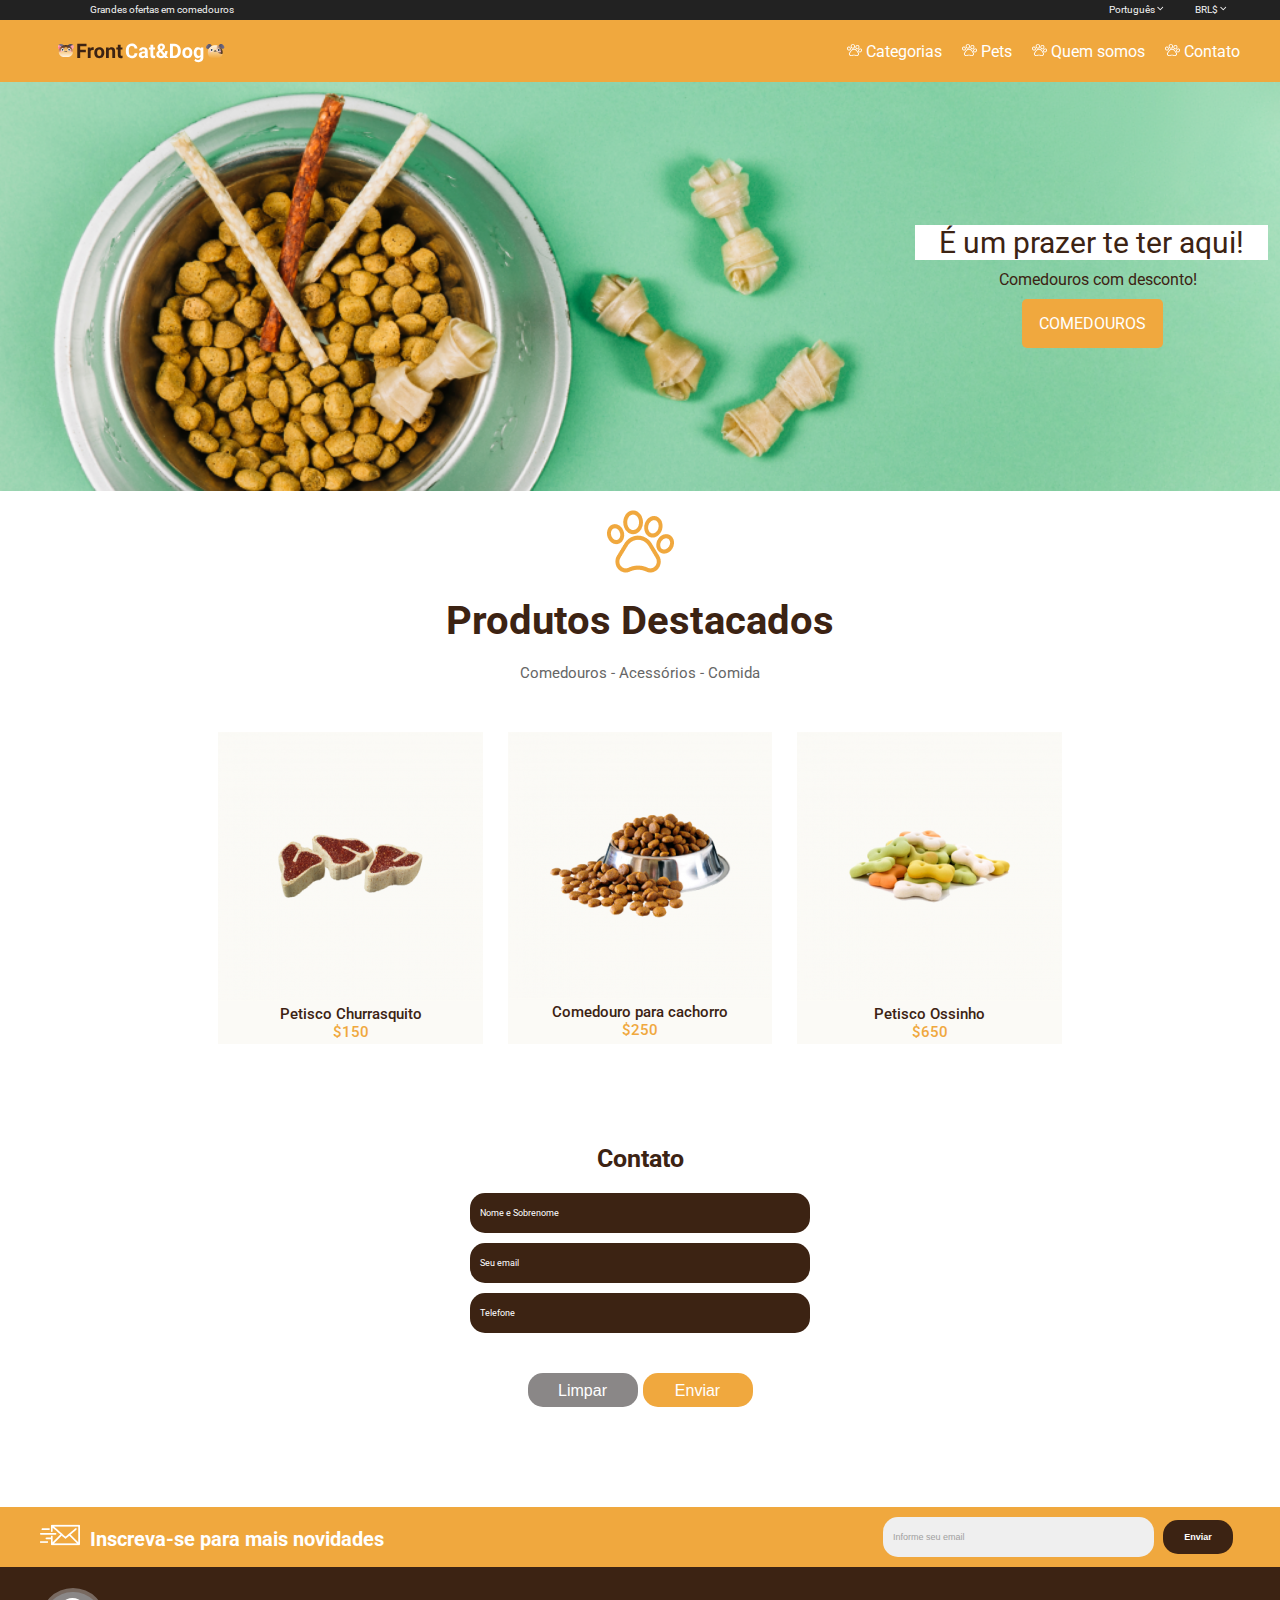
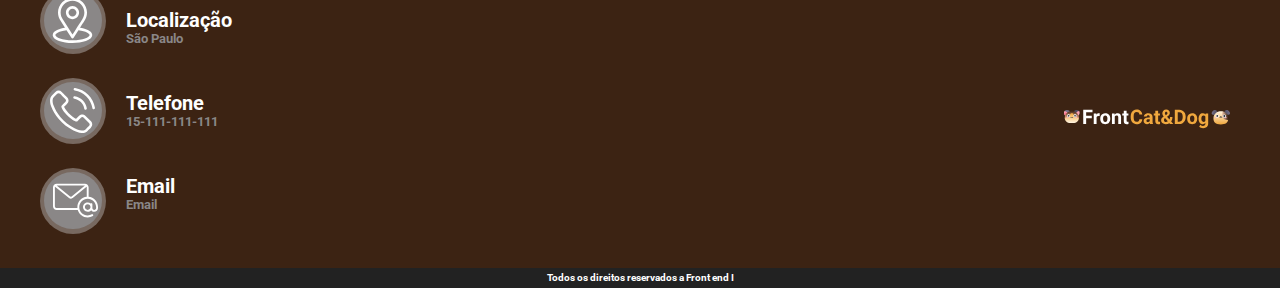
<file: Front-end/aula12/index.html>
<!DOCTYPE html>
<html lang="en">

<head>
    <meta charset="UTF-8">
    <meta http-equiv="X-UA-Compatible" content="IE=edge">
    <meta name="viewport" content="width=, initial-scale=1.0">
    <link rel="stylesheet" href="./style.css">
    <title>Document</title>
</head>
<body>
    <nav>
        <p class="top">Grandes ofertas em comedouros</p>
        <ul class="price">
            <li>Português<img src="./img/down (1).png"></li>
            <li>BRL$<img src="./img/down (2).png"></li>
        </ul>
    </nav>
    <header>
        <div class="logo">
            <img src="./img/Logo.svg">
        </div>
        <div>
            <ul class="menu">
                <li><img src="./img/pawprint 1svg.svg"> Categorias</li>
                <li><img src="./img/pawprint 1svg.svg"> Pets</li>
                <li> <img src="./img/pawprint 1svg.svg"> Quem somos</li>
                <li><img src="./img/pawprint 1svg.svg"> Contato</li>
            </ul>
        </div>
    </header>
    <main class="principal">
        <div class="slide">
            <div class="info-1">
                <p class="frase-1">É um prazer te ter aqui!</p>
                <p class="frase-2">Comedouros com desconto!</p>
            </div>

            <div class="info-2">COMEDOUROS</div>
        </div>
        <div class="produtos-cads">
            <div class="pata"><img src="./img/pawprint 5.png"></div>
            <div class="destaques">Produtos Destacados</div>
            <div class="links">Comedouros - Acessórios - Comida</div>
            <div class="cards">
                <div class="card1"><img src="./img/churrasquito.png" alt="">
                    <ul class="listcard1">
                        <li class="txtcard1">Petisco Churrasquito </li>
                        <li class="pricecard1"> $150</li>
                    </ul>
                </div>
                <div class="card2"><img src="./img/comedero.png" alt="">
                    <ul class="listcard2">
                        <li class="txtcard2">Comedouro para cachorro </li>
                        <li class="pricecard2">$250</li>
                    </ul>
                </div>
                <div class="card3"><img src="./img/Huesito.png" alt="">
                    <ul class="listcard3">
                        <li class="txtcard3">Petisco Ossinho</li>
                        <li class="pricecard3">$650</li>
                    </ul>
                </div>
            </div>
        </div>
    </main>
    <main class="segunda">
        <div>
            <p class="contato">Contato</p>
        </div>
        <div class="form">
            <P class="dados">Nome e Sobrenome </P>
        </div>
        <div class="form2">
            <P class="dados">Seu email</P>
        </div>
        <div class="form2">
            <P class="dados">Telefone </P>
        </div>
        <div class="buton">
            <button class="limpar">Limpar</button>
            <button class="enviar"> Enviar</button>
        </div>
        <div class="correio">
            <p class="group"><img class="img" src="./img/Group.png">Inscreva-se para mais novidades</p>
            <div class="envios">
                <button class="email">Informe seu email</button>
                <button class="ok">Enviar</button>
            </div>
        </div>
    </main>
    <footer>
        <div class="rodape">
                <div class="links-rodape">
                    <ul class="contato-rodape">
                        <li class="img-1"><img src="./img/Icono.svg" alt="">
                        </li>
                        <li class="img-1"><img src="./img/Icono (1).svg" alt="">
                        </li>
                        <li class="img-1"><img src="./img/Icono (2).svg" alt="">
                        </li>
                    </ul>
                    <ul class="text-rodape">
                        <li><h1>Localização</h1> <p>São Paulo</p>
                        </li>
                        <li><h1>Telefone</h1><p>15-111-111-111</p>
                        </li>
                        <li> <h1>Email</h1> <p>Email</p> 
                        </li>
                    </ul>
                </div>
            <img src="./img/Logo2.svg" alt="">
        </div>
        <div class="fim">
            <p>Todos os direitos reservados a Front end I</p>
        </div>
    </footer>
</body>
</html>
</file>
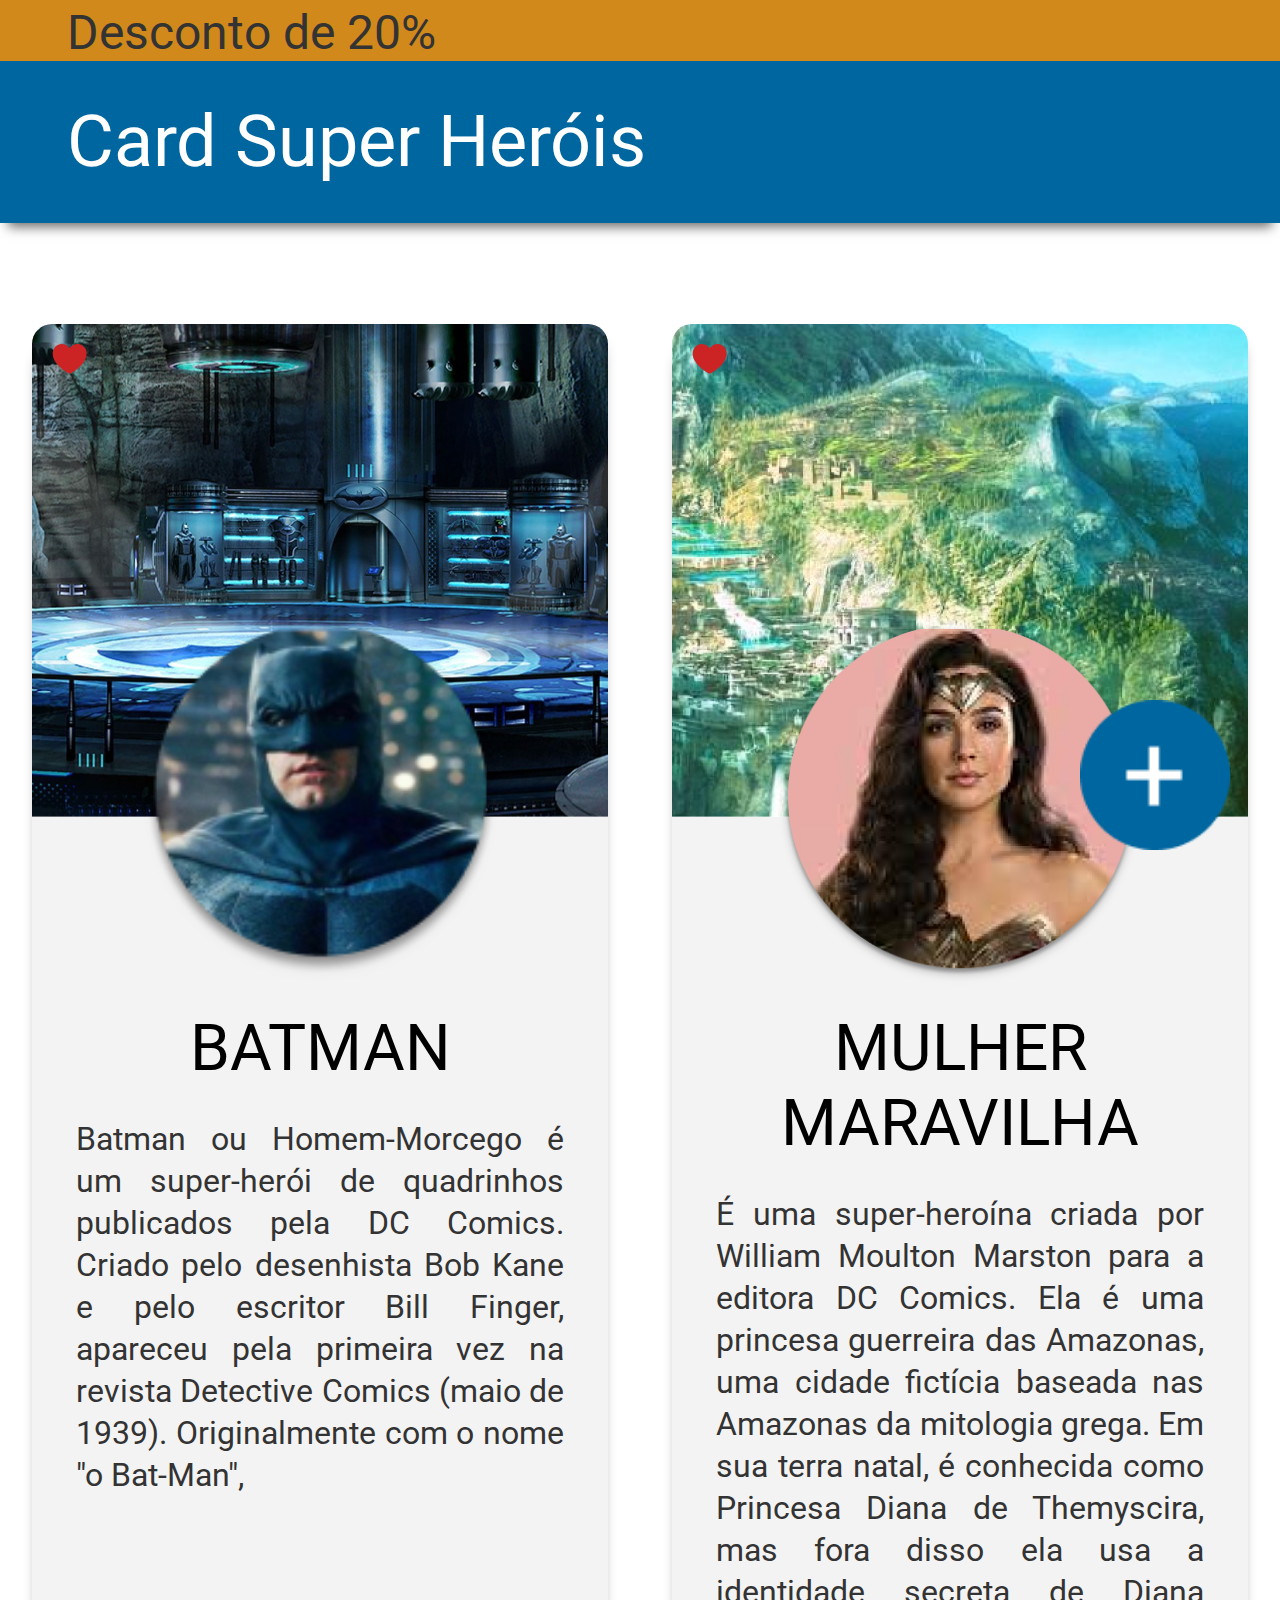
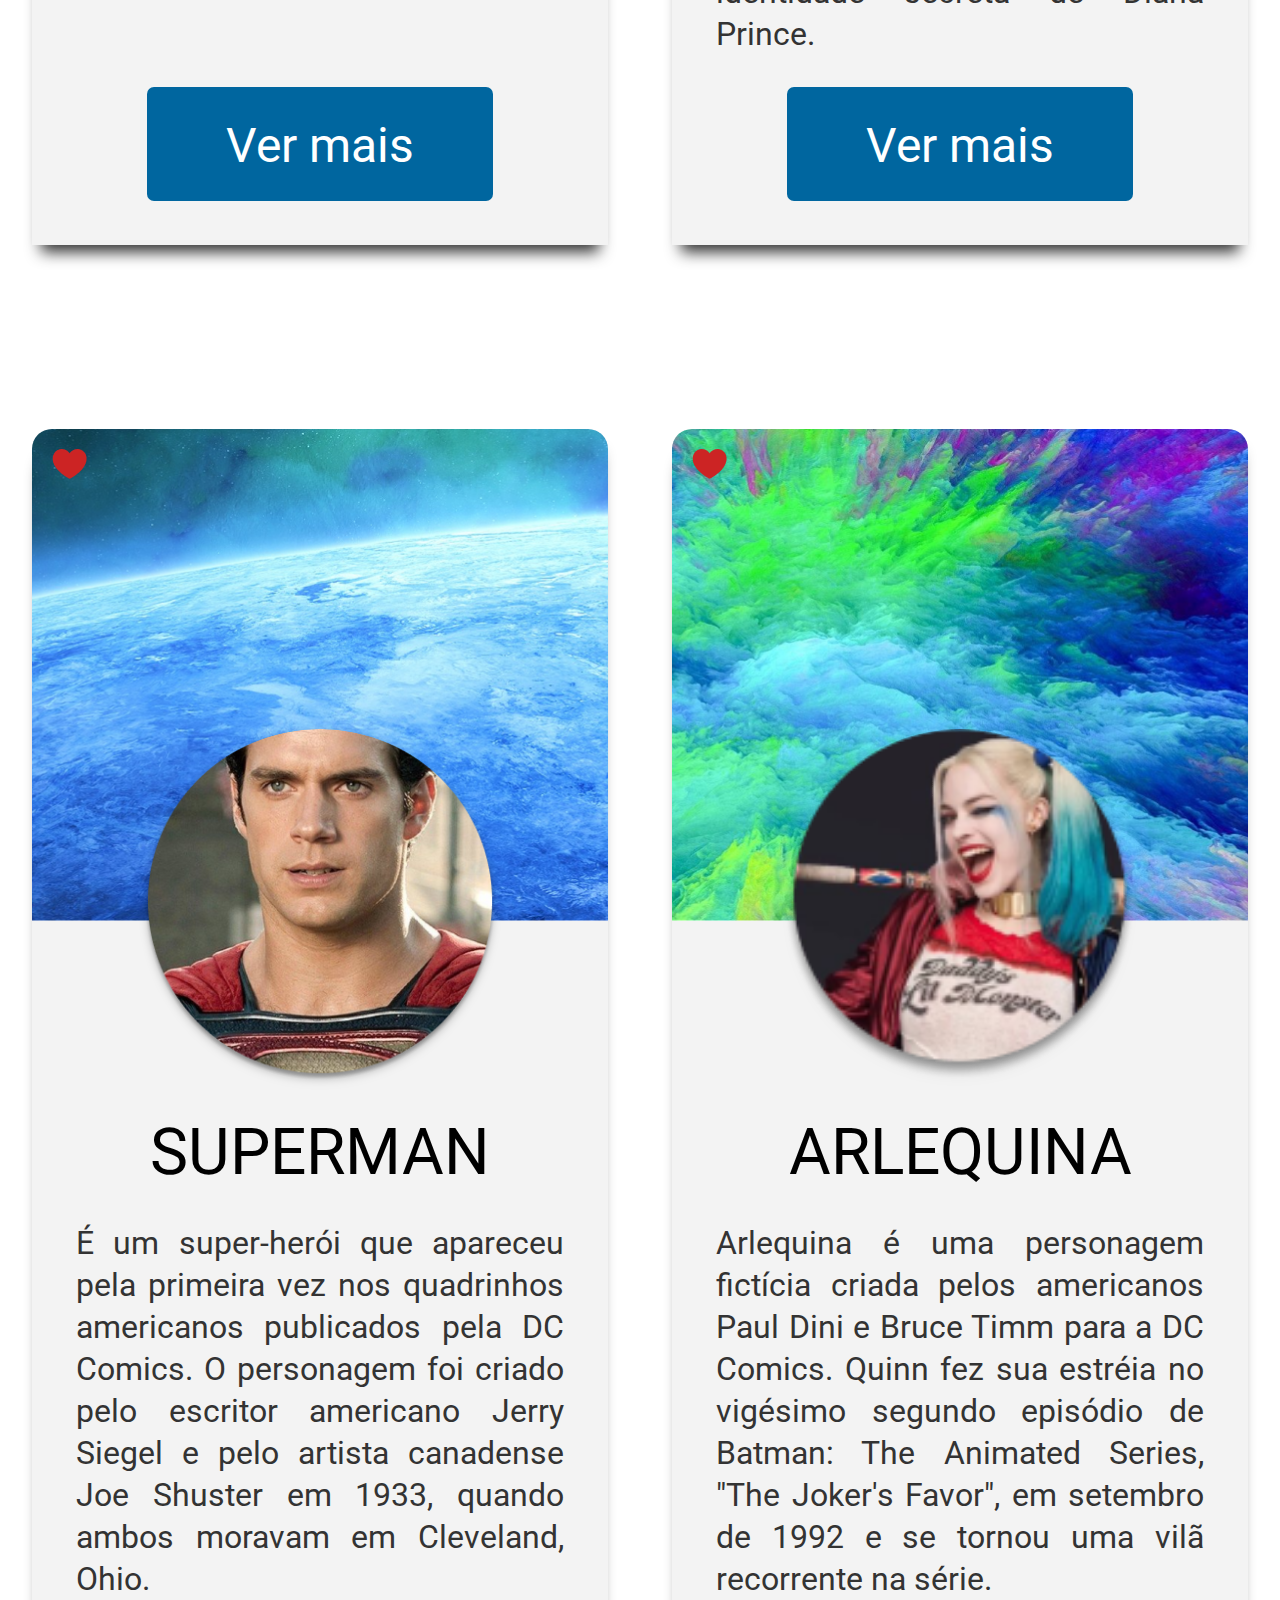
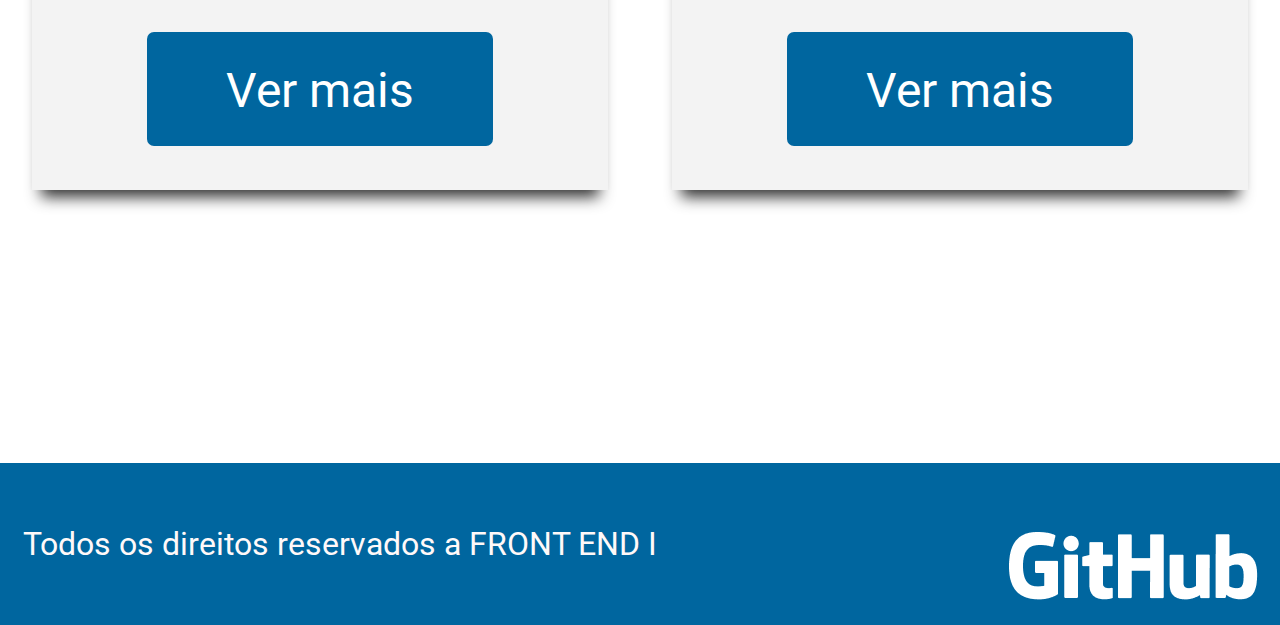
<file: Front-end/aula14/index.html>
<!DOCTYPE html>
<html lang="en">
  <head>
    <meta charset="UTF-8" />
    <meta http-equiv="X-UA-Compatible" content="IE=edge" />
    <link rel="stylesheet" href="./style.css" />
    <meta name="viewport" content="width=device-width, initial-scale=1.0" />

    <title>Document</title>
  </head>
  <body>
    <div class="container">
      <header>
        <div class="cabecalho">
          <div class="desconto">
            <p>Desconto de 20%</p>
          </div>
          <div class="title">
            <h>Card Super Heróis</h>
          </div>
        </div>
      </header>
      <main>
        <div class="card">
          <div class="card__card">
            <div class="card__background">
              <div class="card__background-b">
                <div class="card__background-radius">
                  <img src="img/batman.png" alt="" />
                </div>
                <div class="vector">
                  <img src="img/Vector.png" alt="" />
                </div>
              </div>
            </div>

            <div class="texto">
              <h2 class="titulo">BATMAN</h2>

              <p class="card__descricao">
                Batman ou Homem-Morcego é um super-herói de quadrinhos
                publicados pela DC Comics. Criado pelo desenhista Bob Kane e
                pelo escritor Bill Finger, apareceu pela primeira vez na revista
                Detective Comics (maio de 1939). Originalmente com o nome "o
                Bat-Man",
              </p>
              <button class="btn"><a href="#">Ver mais</a></button>
            </div>
          </div>

          <div class="card__card">
            <div class="card__background">
              <div class="card__background-m">
                <div class="card__background-radius">
                  <img src="img/maravilha.png" alt="" />
                </div>
                <div class="vector">
                  <img src="img/Vector.png" alt="" />
                </div>
              </div>
            </div>

            <div class="texto">
              <h2 class="titulo">MULHER MARAVILHA</h2>

              <p class="card__descricao">
                É uma super-heroína criada por William Moulton Marston para a
                editora DC Comics. Ela é uma princesa guerreira das Amazonas,
                uma cidade fictícia baseada nas Amazonas da mitologia grega. Em
                sua terra natal, é conhecida como Princesa Diana de Themyscira,
                mas fora disso ela usa a identidade secreta de Diana Prince.
              </p>
              <button class="btn"><a href="#">Ver mais</a></button>
            </div>
          </div>

          <div class="card__card">
            <div class="card__background">
              <div class="card__background-s">
                <div class="card__background-radius">
                  <img src="img/superman.png" alt="" />
                </div>
                <div class="vector">
                  <img src="img/Vector.png" alt="" />
                </div>
              </div>
            </div>

            <button class="elipse">
              <a href=""><img src="img/Button.png" alt="" /> </a>
            </button>

            <div class="texto">
              <h2 class="titulo">SUPERMAN</h2>

              <p class="card__descricao">
                É um super-herói que apareceu pela primeira vez nos quadrinhos
                americanos publicados pela DC Comics. O personagem foi criado
                pelo escritor americano Jerry Siegel e pelo artista canadense
                Joe Shuster em 1933, quando ambos moravam em Cleveland, Ohio.
              </p>
              <button class="btn"><a href="#">Ver mais</a></button>
            </div>
          </div>

          <div class="card__card">
            <div class="card__background">
              <div class="card__background-ar">
                <div class="card__background-radius">
                  <img src="img/arleq.png" alt="" />
                </div>
                <div class="vector"><img src="img/Vector.png" alt="" /></div>
              </div>
            </div>

            <div class="texto">
              <h2 class="titulo">ARLEQUINA</h2>

              <p class="card__descricao">
                Arlequina é uma personagem fictícia criada pelos americanos Paul
                Dini e Bruce Timm para a DC Comics. Quinn fez sua estréia no
                vigésimo segundo episódio de Batman: The Animated Series, "The
                Joker's Favor", em setembro de 1992 e se tornou uma vilã
                recorrente na série.
              </p>
              <button class="btn"><a href="#">Ver mais</a></button>
            </div>
          </div>
        </div>
      </main>
      <footer class="footer">
        <p>Todos os direitos reservados a FRONT END I</p>
        <a
          class="github"
          href="https://github.com/JulianaCRodrigues" target="_blank"
        >
          <img src="img/github.png" alt="endereço de github"/>
        </a>
      </footer>
    </div>
  </body>
</html>
</file>
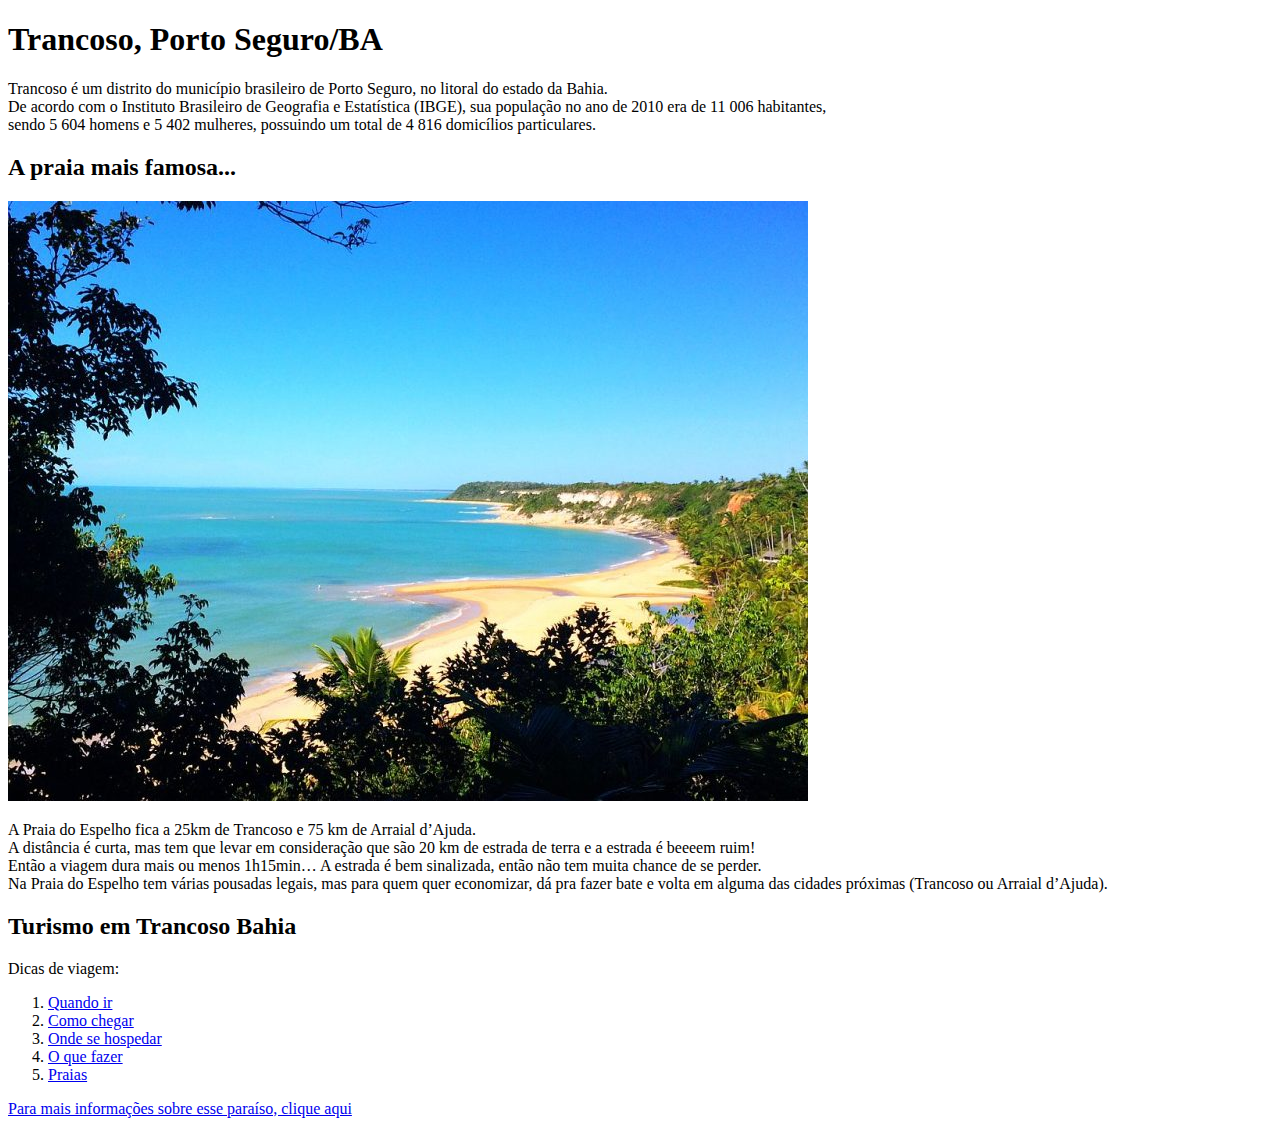
<file: Front-end/aula6/index.html>
<!DOCTYPE html> <!--diz para browser que é um arquivo html--> 
<html lang="pt-br"> 
<head>
    <meta charset="UTF-8">
    <meta http-equiv="X-UA-Compatible" content="IE=edge">
    <meta name="viewport" content="width=device-width, initial-scale=1.0">
    <title>Grupo 3</title>
</head>
<body>
    <h1>Trancoso, Porto Seguro/BA</h1>
    <p>
        Trancoso é um distrito do município brasileiro de Porto Seguro, no litoral do estado da Bahia.<br>
        De acordo com o Instituto Brasileiro de Geografia e Estatística (IBGE), sua população no ano de 2010 era de 11 006 habitantes,<br> 
        sendo 5 604 homens e 5 402 mulheres, possuindo um total de 4 816 domicílios particulares.
    </p>
    <h2>A praia mais famosa...</h2>
    <img src="./praia-do-espelho.jpg" alt="praia-do-espelho">
    <p>
        A Praia do Espelho fica a 25km de Trancoso e 75 km de Arraial d’Ajuda.<br> 
        A distância é curta, mas tem que levar em consideração que são 20 km de estrada de terra e a estrada é beeeem ruim!<br> 
        Então a viagem dura mais ou menos 1h15min… A estrada é bem sinalizada, então não tem muita chance de se perder. <br>
        Na Praia do Espelho tem várias pousadas legais, mas para quem quer economizar, dá pra fazer bate e volta em alguma das cidades próximas (Trancoso ou Arraial d’Ajuda).
    </p>

    <h2>Turismo em Trancoso Bahia</h2>

    Dicas de viagem:

    <ol>
        <li><a href="https://www.viagensecaminhos.com/2021/10/trancoso-bahia.html#quando%20ir" target="_blank">Quando ir</a></li>
        <li><a href="https://www.viagensecaminhos.com/2021/10/trancoso-bahia.html#como%20chegar" target="_blank">Como chegar</a></li>
        <li><a href="https://www.viagensecaminhos.com/2021/10/trancoso-bahia.html#onde%20ficar" target="_blank">Onde se hospedar</a></li>
        <li><a href="https://www.viagensecaminhos.com/2021/10/trancoso-bahia.html#o%20que%20fazer" target="_blank">O que fazer</a></li>
        <li><a href="https://www.viagensecaminhos.com/2021/10/trancoso-bahia.html#praias" target="_blank">Praias</a></li>
    </ol>
    
    <a href="https://www.viagensecaminhos.com/2021/10/trancoso-bahia.html" target="_blank">Para mais informações sobre esse paraíso, clique aqui</a>

</body>
</html>
</file>
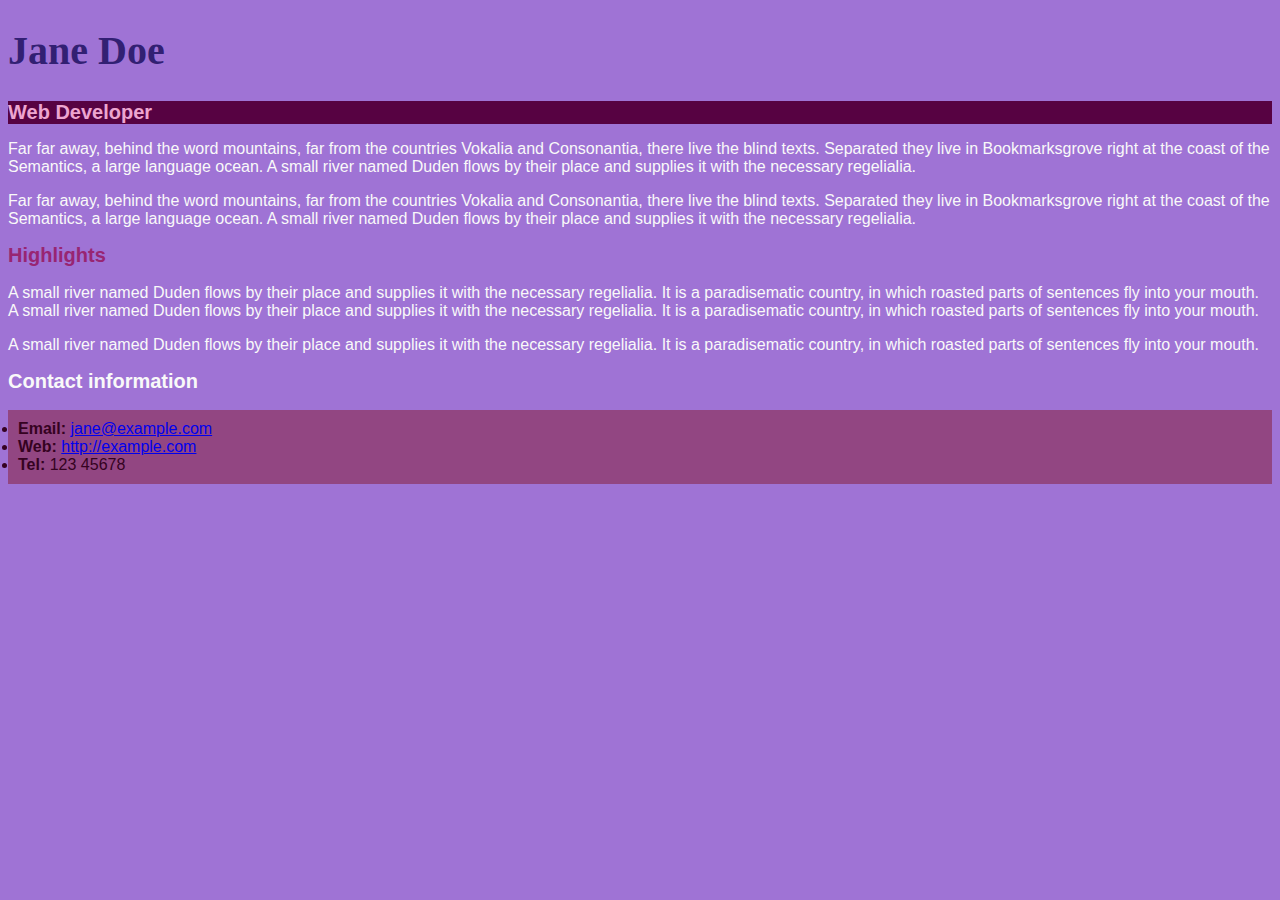
<file: Front-end/aula7/index.html>
<!DOCTYPE html>
<html lang="en">

  <head>
    <meta charset="utf-8">
    <title>Jane Doe</title>

    <link rel="stylesheet" href="./styles.css">
  </head>

  <body>
    <header>
      <h1>Jane Doe</h1>
      <div class="job-title">Web Developer</div>
    </header>

    <main>
      <p>Far far away, behind the word mountains, far from the countries Vokalia and Consonantia, 
        there live the blind texts. Separated they live in Bookmarksgrove right at the coast of 
        the Semantics, a large language ocean. A small river named Duden flows by their place and 
        supplies it with the necessary regelialia.</p>
      <p>Far far away, behind the word mountains, far from the countries Vokalia and Consonantia, 
        there live the blind texts. Separated they live in Bookmarksgrove right at the coast of 
        the Semantics, a large language ocean. A small river named Duden flows by their place and 
        supplies it with the necessary regelialia.</p>

      <h2 id="high">Highlights</h2>
      <p>A small river named Duden flows by their place and supplies it with the necessary regelialia. 
        It is a paradisematic country, in which roasted parts of sentences fly into your mouth. 
        A small river named Duden flows by their place and supplies it with the necessary regelialia. 
        It is a paradisematic country, in which roasted parts of sentences fly into your mouth.</p>
      <p>A small river named Duden flows by their place and supplies it with the necessary regelialia. 
        It is a paradisematic country, in which roasted parts of sentences fly into your mouth.</p>

    </main>

    <footer>
      <h2>Contact information</h2>
      <ul>
        <li><strong>Email:</strong>
          <a href="mailto:jane@example.com">jane@example.com</a>
        </li>
        <li><strong>Web:</strong>
          <a href="http://example.com">http://example.com</a>
        </li>
        <li><strong>Tel:</strong> 123 45678</li>
      </ul>
    </footer>

  </body>

</html>
</file>
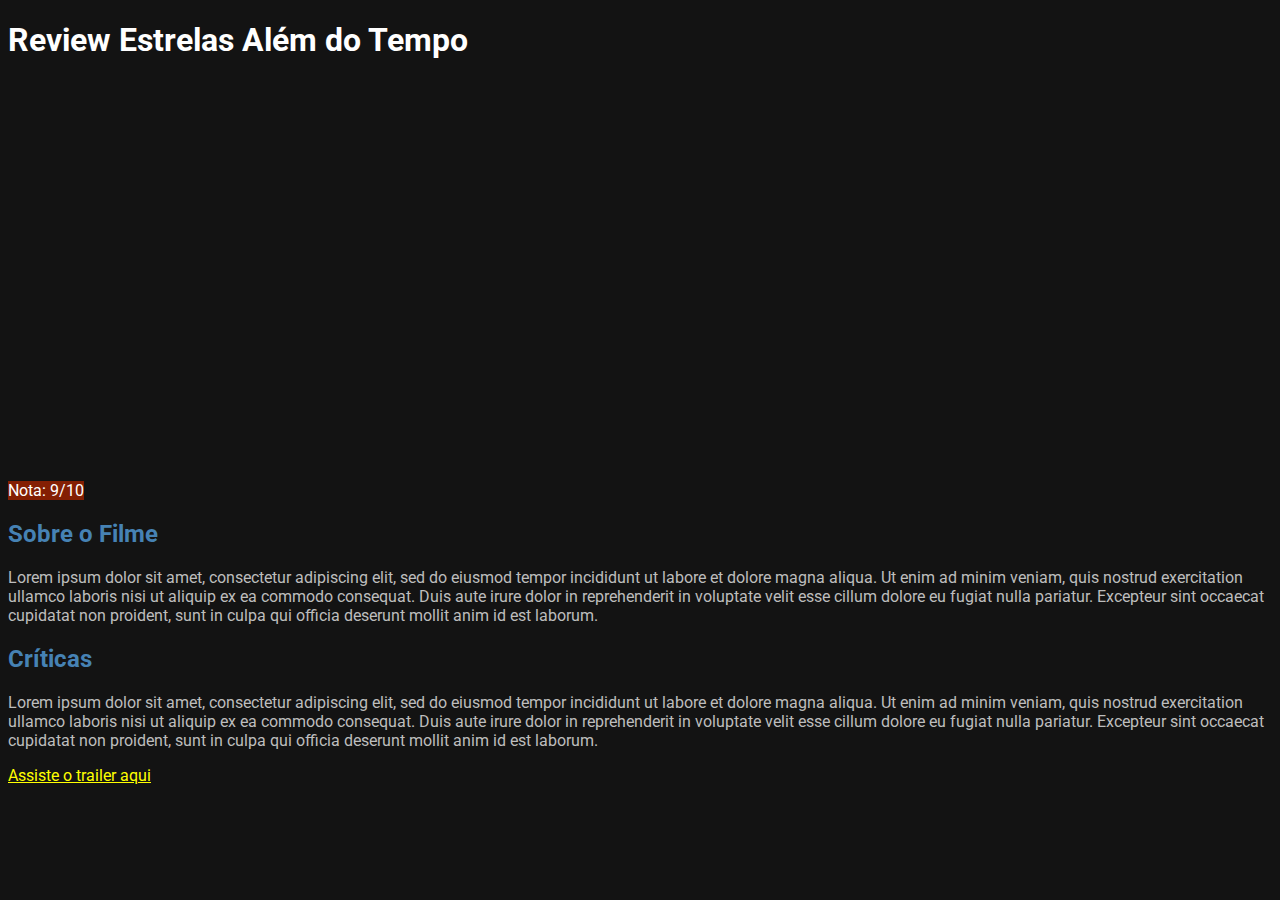
<file: Front-end/aula8/index.html>
<!DOCTYPE html>
<html lang="en">
<head>
    <meta charset="UTF-8">
    <meta http-equiv="X-UA-Compatible" content="IE=edge">
    <meta name="viewport" content="width=device-width, initial-scale=1.0">
    <title>Review</title>
    <link rel="stylesheet" href="./style.css">
</head>
<body>

    <h1 class="titulo-principal">Review Estrelas Além do Tempo</h1>

    <div class="media-picture"></div>

    <span class="review-score">Nota: 9/10</span>

    <h2>Sobre o Filme</h2>

    <p>
        Lorem ipsum dolor sit amet, consectetur adipiscing elit, sed do eiusmod tempor incididunt ut labore et dolore magna
        aliqua. Ut enim ad minim veniam, quis nostrud exercitation ullamco laboris nisi ut aliquip ex ea commodo consequat.
        Duis aute irure dolor in reprehenderit in voluptate velit esse cillum dolore eu fugiat nulla pariatur. Excepteur
        sint occaecat cupidatat non proident, sunt in culpa qui officia deserunt mollit anim id est laborum.
    </p>

    <h2>Críticas</h2>

    <p>
        Lorem ipsum dolor sit amet, consectetur adipiscing elit, sed do eiusmod tempor incididunt ut labore et dolore magna
        aliqua. Ut enim ad minim veniam, quis nostrud exercitation ullamco laboris nisi ut aliquip ex ea commodo consequat.
        Duis aute irure dolor in reprehenderit in voluptate velit esse cillum dolore eu fugiat nulla pariatur. Excepteur
        sint occaecat cupidatat non proident, sunt in culpa qui officia deserunt mollit anim id est laborum.
    </p>

    <a href="https://youtu.be/wx3PVtrU-Os" target="_blank"> Assiste o trailer  aqui</a>

</body>
</html>
</file>
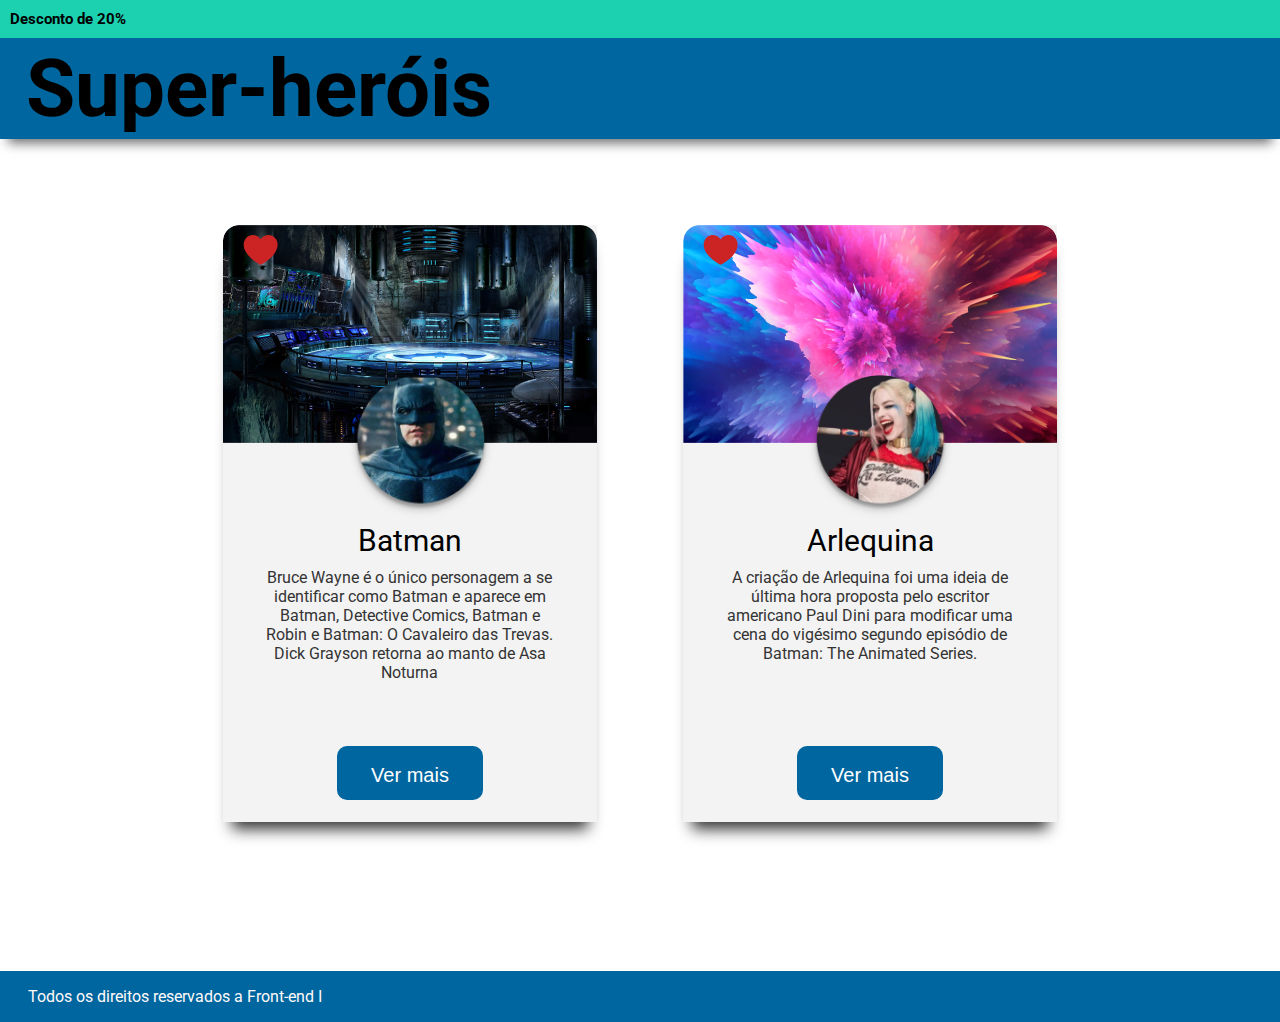
<file: Front-end/aula10/indexx.html>
<!DOCTYPE html>
<html lang="en">

<head>
    <meta charset="UTF-8" />
    <meta http-equiv="X-UA-Compatible" content="IE=edge" />
    <link rel="stylesheet" href="./styles.css"/>
    <meta name="viewport" content="width=device-width, initial-scale=1.0" />

    <title>Document</title>
</head>

<body>
    <header>
        <div class="desconto">
            <p>Desconto de 20%</p>
        </div>
        <div class="title">
            <h1>Super-heróis</h1>
        </div>
    </header>
    <main>
        <div class="card">
            <div class="card__card">
                <div class="card__background_bat">
                    <div class="card__background-radius">
                        <img class="imagem" src="./img/batman.png" alt="" />
                    </div>
                    <div class="vector">
                        <img src="./img/Vector.png" alt="" />
                    </div>
                </div>

                <div class="texto">
                    <h2 class="titulo">Batman</h2>

                    <p class="card__descricao">
                        Bruce Wayne é o único personagem a se identificar como Batman e
                        aparece em Batman, Detective Comics, Batman e Robin e Batman: O
                        Cavaleiro das Trevas. Dick Grayson retorna ao manto de Asa Noturna
                    </p>
                    <button class="btn"><a href="#">Ver mais</a></button>
                </div>
            </div>

            <div class="card__card">
                <div class="card__background_arl">
                    <div class="card__background-radius">
                        <img class="imagem" src="./img/harley.png" alt=""/>
                    </div>
                    <div class="vector"><img src="img/Vector.png" alt="" /></div>
                </div>

                <div class="texto">
                    <h2 class="titulo">Arlequina</h2>

                    <p class="card__descricao">
                        A criação de Arlequina foi uma ideia de última hora proposta pelo
                        escritor americano Paul Dini para modificar uma cena do vigésimo
                        segundo episódio de Batman: The Animated Series.
                    </p>
                    <button class="btn"><a href="#">Ver mais</a></button>
                </div>
            </div>
        </div>
    </main>
    <footer class="footer">
        <p>Todos os direitos reservados a Front-end I</p>
    </footer>
</body>

</html>
</file>
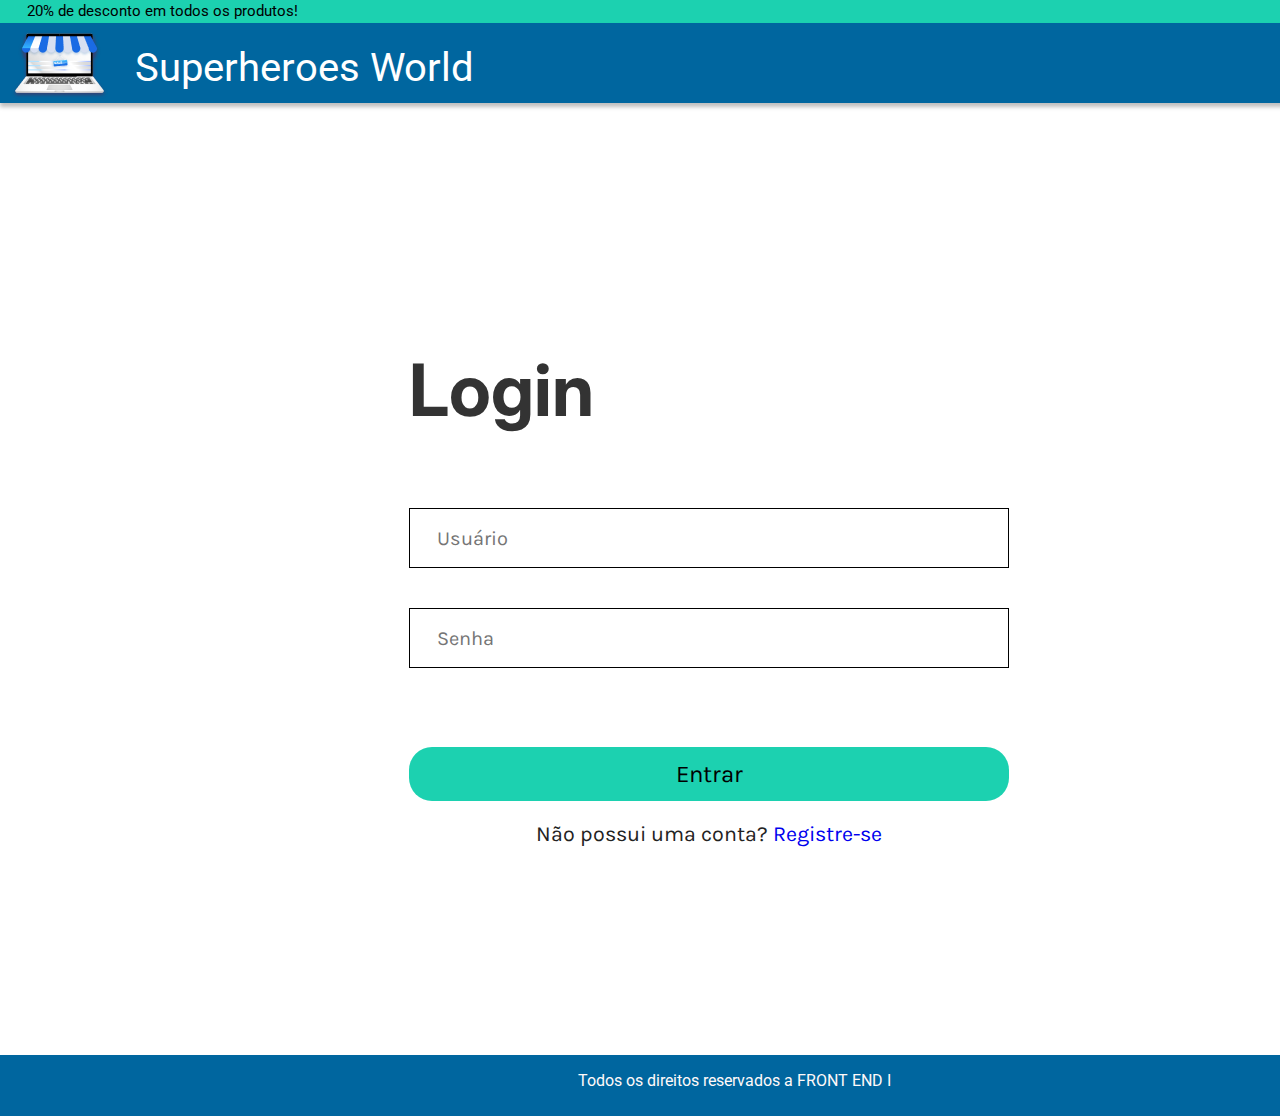
<file: Front-end/aula16/login.html>
<!DOCTYPE html>
<html lang="en">
<head>
    <meta charset="UTF-8">
    <meta http-equiv="X-UA-Compatible" content="IE=edge">
    <meta name="viewport" content="width=device-width, initial-scale=1.0">
    <link rel="stylesheet" href="./login.css">
    <title>Login</title>
</head>
<body>
    <header>
      <div class="desconto">
        <p>20% de desconto em todos os produtos!</p>
      </div>
      <div class="title">
        <div class="logo">
            <img src="./logoloja.png" alt="logo da loja">
        </div>
        <div>
          <h1> Superheroes World</h1>
        </div>
      </div>
    </header>
    <main>
      <div class="form-container">
        <div class="form-btn">
          <span>Login</span>
        </div>
        <form action="" method="post">
          <input type="text" placeholder="Usuário" />
          <input type="password" placeholder="Senha" />
          <button type="submit" class="btn">Entrar</button>
          <div class="registro">
            <p>Não possui uma conta? <a href="./registro.html">Registre-se</a></p>
          </div>
        </form>
      </div>
    </main>
    <footer class="footer">
      <p>Todos os direitos reservados a FRONT END I</p>
    </footer>
  </body>
</html>
</file>
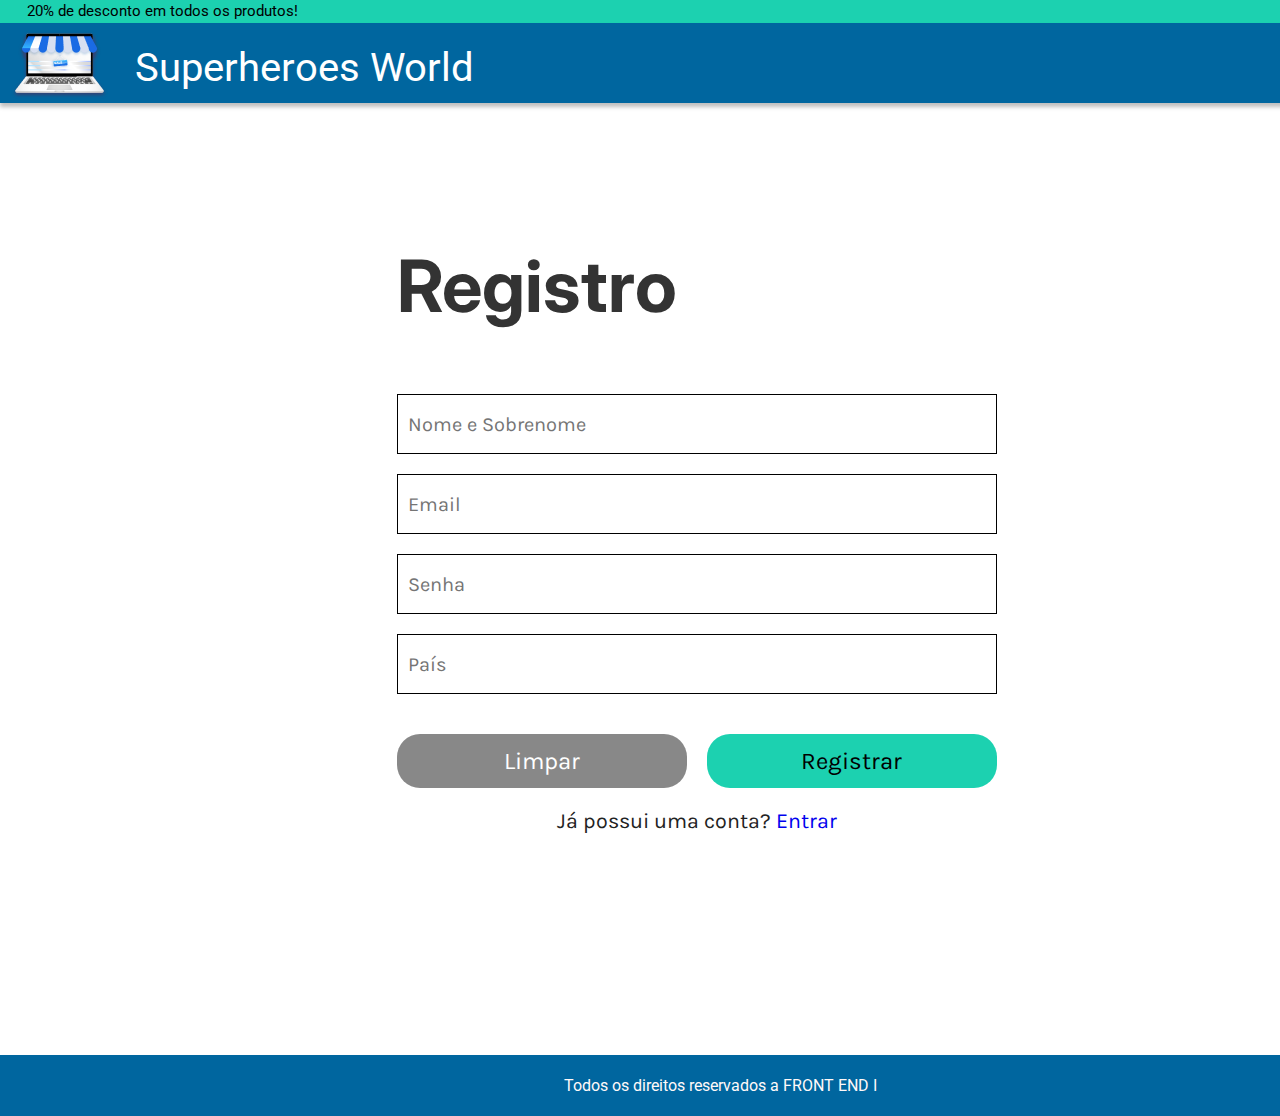
<file: Front-end/aula16/registro.html>
<!DOCTYPE html>
<html lang="en">
  <head>
    <meta charset="UTF-8" />
    <meta http-equiv="X-UA-Compatible" content="IE=edge" />
    <link rel="stylesheet" href="./registro.css" />
    <meta name="viewport" content="width=device-width, initial-scale=1.0" />
    <title>Registro</title>
  </head>
  <body>
    <header>
      <div class="desconto">
        <p>20% de desconto em todos os produtos!</p>
      </div>
      <div class="title">
        <div class="logo">
          <img src="./logoloja.png" alt=""/>
        </div>
        <div>
          <h1>Superheroes World</h1>
        </div>
      </div>
    </header>
    <main>
      <div class="form-container">
        <div class="form-btn">
          <span>Registro</span>
        </div>
        <form action="POST">
          <input type="text" placeholder="Nome e Sobrenome" />
          <input type="email" placeholder="Email" />
          <input type="password" placeholder="Senha" />
          <input type="text" placeholder="País" />
          <div class="botoes"> 
            <button type="reset" class="btn" id="limpar">Limpar</button>
            <button type="submit" class="btn" >Registrar</button>
          </div>
          
          <div class="registro">
            <p>Já possui uma conta? <a href="./login.html">Entrar</a></p>
          </div>
        </form>
    </main>
    <footer class="footer">
      <p>Todos os direitos reservados a FRONT END I</p>
    </footer>
  </body>
</html>
</file>
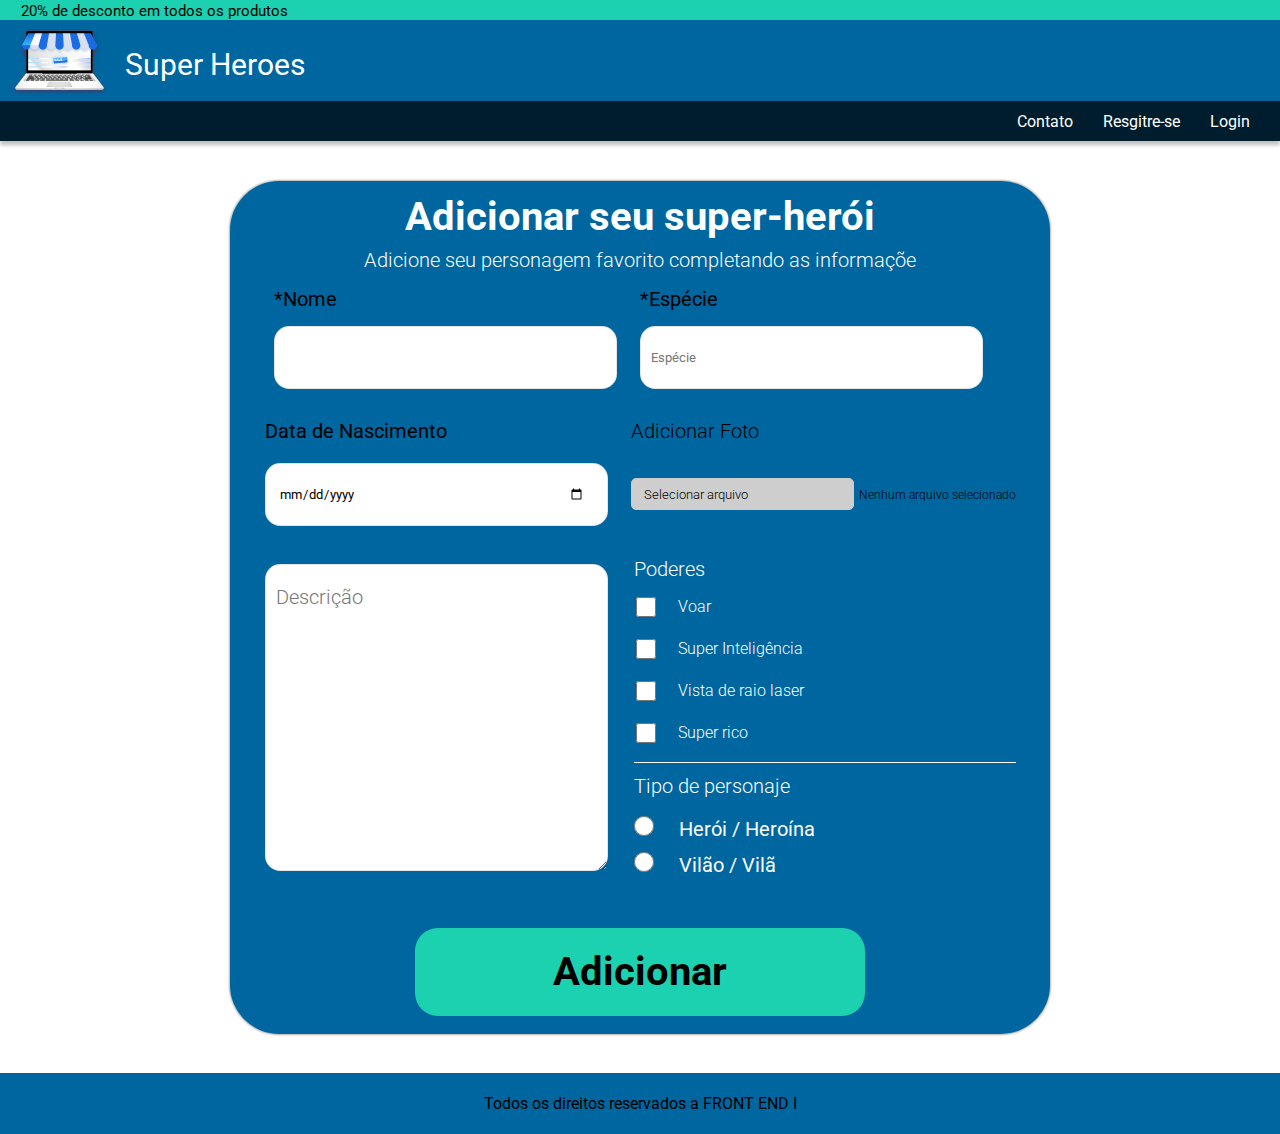
<file: Front-end/aula17/indexx.html>
<!DOCTYPE html>
<html lang="en">

<head>
    <meta charset="UTF-8" />
    <meta http-equiv="X-UA-Compatible" content="IE=edge" />
    <link rel="stylesheet" href="styles.css" />
    <meta name="viewport" content="width=device-width, initial-scale=1.0" />

    <title>Formulário_aula17</title>
</head>

<body>
    <div class="container">
        <header>
            <div class="cabecalho">
                <div class="desconto">
                    <p>20% de desconto em todos os produtos</p>
                </div>

                <div class="title">
                    <div class="logo">
                        <img src="./logoloja.png" alt="Logo da loja" />
                    </div>
                    <div>
                        <h1>Super Heroes</h1>
                    </div>
                </div>
            </div>
            <nav>
                <ul class="menu">
                    <li>Contato</li>
                    <li>Resgitre-se</li>
                    <li>Login</li>
                </ul>
            </nav>
        </header>
        <main>
            <div class="formulario">
                <div class="formulario__title">
                    <h1>Adicionar seu super-herói</h1>
                    <p>Adicione seu personagem favorito completando as informaçõe</p>
                </div>

                <div class="cadastro">
                    <form action="" method="post">
                        <fieldset classe="dados">
                            <div class="dados__nome__especie">
                                <div class="dados__nome">
                                    <label for="name">*Nome</label>
                                    <input type="text" name="name" id="name" required />
                                </div>
                                <div class="dados_especie">
                                    <label for="especie">*Espécie</label>
                                    <input type="text" name="specie" id="especie" placeholder="Espécie" required />
                                </div>
                            </div>

                            <div class="dados__nascimento__foto">
                                <div class="dados__nascimento">
                                    <label for="dataNascimento">Data de Nascimento</label>
                                    <input type="date" name="dataNascimento" id="dataNascimento" placeholder=""
                                        required />
                                </div>

                                <div class="add__photo__arq">
                                    <div class="add__photo">
                                        <h1>Adicionar Foto</h1>
                                        <div class="add__photo__arq__span">
                                            <label class="add__photo__input" for="addPhoto">Selecionar arquivo
                                            </label>

                                            <input class="input__file" type="file" name="addPhoto" id="addPhoto"
                                                required />
                                            <span class="add__photo__span">Nenhum arquivo selecionado</span>
                                        </div>
                                    </div>
                                </div>
                            </div>
                        </fieldset>

                        <div class="descricao__poderes">
                            <div class="descricao">
                                <textarea name="descricao" id="descricao" placeholder="Descrição"></textarea>
                            </div>

                            <div class="poderes__personages">
                                <div class="poderes">
                                    <legend>Poderes</legend>
                                    <div class="poderes__checkbox">
                                        <div class="poderes__checkbox__input">
                                            <input type="checkbox" name="voar" id="voar" value="voar" />
                                            <p>Voar</p>
                                        </div>
                                        <div class="poderes__checkbox__input">
                                            <input type="checkbox" name="superInteligencia" id="superInteligencia"
                                                value="superInteligencia" />
                                            <p>Super Inteligência</p>
                                        </div>
                                        <div class="poderes__checkbox__input">
                                            <input type="checkbox" name="laser" id="laser" value="laser" />
                                            <p>Vista de raio laser</p>
                                        </div>
                                        <div class="poderes__checkbox__input">
                                            <input type="checkbox" name="superRico" id="superRico" value="superRico" />
                                            <p>Super rico</p>
                                        </div>
                                    </div>

                                    <div class="poderes__radio">
                                        <div class="poderes__radio__tipo">
                                            <label for="tipoPersonaje">Tipo de personaje</label>
                                        </div>
                                        <div class="poderes__radio__input__p">
                                            <div class="poderes__radio__input">
                                                <label for="heroiHeroina">
                                                    <input type="radio" name="heroiHeroina" id="heroiHeroina"
                                                        value="heroiHeroina" />
                                                    <span>Herói / Heroína</span>
                                                </label>
                                            </div>
                                            <div class="poderes__radio__input">
                                                <label for="vilaoVila">
                                                    <input type="radio" name="vilaoVila" id="vilaoVila"
                                                        value="vilaoVila" />
                                                    <span>Vilão / Vilã</span>
                                                </label>
                                            </div>
                                        </div>
                                    </div>
                                </div>
                            </div>
                        </div>
                        <button class="btn__adicionar">
                            <a href="">Adicionar</a>
                        </button>
                    </form>
                </div>
            </div>
        </main>
        <footer class="footer">
            <p>Todos os direitos reservados a FRONT END I</p>
        </footer>
    </div>
</body>

</html>
</file>
<file: Front-end/aula12/style.css>
@import url('https://fonts.googleapis.com/css2?family=Roboto:wght@500;300&display=swap');

* {
    box-sizing: border-box;
    padding: 0;
    margin: 0;
}

body {
    width: 100vw;
    height: 100%;
    background: #FFFFFF;
    font-family: 'Roboto';
}

nav {
    height: 20px;
    width: 100vw;
    color: #F3F3F3;
    background-color: #222222;
    display: flex;
    justify-content: space-between;
    align-items: center;
}

.top {
    padding-left: 90px;
    font-size: 10px;
    font-weight: 400;
    line-height: 12px;
}

.price {
    list-style: none;
    display: flex;
    gap: 30px;
    padding-right: 52px;
    font-size: 10px;
    font-weight: 400;
    line-height: 12px;
}

header {
    height: 62px;
    width: 100%;
    top: 20px;
    color: #FFFFFF;
    background-color: #F0A83E;
    display: flex;
    justify-content: space-between;
    align-items: center;
}

.logo {
    display: flex;
    padding-left: 58px;
    font-size: 20px;
    font-weight: 700;
    line-height: 23px;
}

.front {
    color: #3C2313;
}

.menu {
    list-style: none;
    display: flex;
    gap: 20px;
    padding-right: 40px;
}

main principal {
    width: 100vw;
    height: 951px;
    top: 81px;
}

.slide {

    width: 100%;
    top: 81px;
    height: 409px;
    top: 81px;
    background-image: url(./img/background\ .png);
    background-repeat: no-repeat;
    background-size: cover;
    display: flex;
    flex-direction: column;
    align-items: flex-end;
    justify-content: center;

}

.info-1 {
    height: 54px;
    width: 365px;
    left: 800px;
    top: 257px;
    border-radius: 5px;

}

.frase-1 {
    background: #FFFFFF;
    font-size: 30px;
    font-weight: 400;
    line-height: 35px;
    display: flex;
    justify-content: center;
    color: #3C2313;
    margin-right: 12px;

}

.frase-2 {
    font-size: 16px;
    font-weight: 400;
    line-height: 19px;
    display: flex;
    justify-content: center;
    padding-top: 10px;
    color: #3C2313;
}

.info-2 {
    height: 49px;
    width: 141px;
    border-radius: 5px;
    background-color: #F0A83E;
    display: flex;
    justify-content: center;
    align-items: center;
    color: #FFFFFF;
    font-size: 16px;
    font-weight: 400;
    margin-right: 117px;
    margin-top: 20px;
}

.produtos-cards {
    width: 100vw;
    height: 522px;
    width: 834px;
    left: 95px;
    top: 510px;
    border-radius: 0px;


}

.pata {
    display: flex;
    justify-content: center;
    padding-top: 15px;
    padding-bottom: 20px;
}

.destaques {
    font-size: 40px;
    font-weight: 700;
    line-height: 47px;
    letter-spacing: 0em;
    text-align: left;
    color: #3C2313;
    display: flex;
    justify-content: center;
}

.links {
    font-size: 15px;
    font-weight: 400;
    line-height: 18px;
    text-align: left;
    color: #666666;
    display: flex;
    justify-content: space-around;
    padding-top: 20px;
    gap: 20px;
}

.cards {
    display: flex;
    justify-content: center;
    flex-wrap: wrap;
    gap: 25px;
    padding-top: 50px;
    font-size: 15px;
    font-weight: 500;
    line-height: 18px;
}

.card1 {
    width: 265px;
    height: 312px;
    left: 95px;
    top: 720px;
    background: #FBFAF6;
}

.listcard1 {
    list-style: none;
    text-align: center;
}

.txtcard1 {
    color: #3C2313;
    font-size: 15px;
    font-weight: 500;
    line-height: 18px;
}

.pricecard1 {
    color: #F0A83E;
    font-size: 15px;
    font-weight: 500;
    line-height: 18px;
}

.card2 {
    height: 312px;
    width: 264px;
    left: 380px;
    top: 720px;
    background: #FBFAF6;
}

.listcard2 {
    list-style: none;
    text-align: center;
}

.txtcard2 {
    color: #3C2313;
    font-size: 15px;
    font-weight: 500;
    line-height: 18px;
}

.pricecard2 {
    color: #F0A83E;
    font-size: 15px;
    font-weight: 500;
    line-height: 18px;
}

.card3 {
    height: 312px;
    width: 265px;
    left: 664px;
    top: 720px;
    background: #FBFAF6;
}

.listcard3 {
    list-style: none;
    text-align: center;
}

.txtcard3 {
    color: #3C2313;
    font-size: 15px;
    font-weight: 500;
    line-height: 18px;
}

.pricecard3 {
    color: #F0A83E;
    font-size: 15px;
    font-weight: 500;
    line-height: 18px;
}


.contato {
    color: #3C2313;
    border-radius: 15px;
    text-align: center;
    padding-top: 100px;
    font-size: 25px;
    font-weight: 700;
    line-height: 29px;
}

.form {
    display: flex;
    justify-content: center;
    padding-top: 20px;
}

.form2 {
    display: flex;
    justify-content: center;
    padding-top: 10px;
}

.dados {
    display: flex;
    justify-content: left;
    align-items: center;
    height: 40px;
    width: 340px;
    padding-left: 10px;
    top: 1159px;
    border-radius: 15px;
    text-align: center;
    background: #3C2313;
    color: #FFFFFF;
    font-size: 9px;
    font-weight: 400;
}

.buton {
    display: flex;
    justify-content: center;
    padding-top: 40px;
    padding-bottom: 100px;
    gap: 5px;
}

.limpar {
    height: 34px;
    width: 110px;
    left: 405px;
    top: 1340px;
    border-radius: 15px;
    border-style: none;
    background: #8A8787;
    font-size: 16px;
    font-weight: 400;
    line-height: 19px;
    color: #FFFFFF;
}

.enviar {
    height: 34px;
    width: 110px;
    left: 521px;
    top: 1340px;
    border-radius: 15px;
    border-style: none;
    background: #F0A83E;
    font-size: 16px;
    font-weight: 400;
    line-height: 19px;
    color: #FFFFFF;
}

.correio {
    display: flex;
    justify-content: space-between;
    align-items: center;
    height: 60px;
    width: 100%;
    top: 1449px;
    background-color: #F0A83E;
}

.group {
    padding-left: 40px;
    font-size: 20px;
    font-weight: 700;
    line-height: 23px;
    color: #FFFFFF;

}

.img {
    padding-right: 10px;
}

.email {
    height: 40px;
    width: 271px;
    left: 631px;
    top: 1459px;
    border-radius: 15px;
    border-style: none;
    font-size: 9px;
    font-weight: 400;
    line-height: 11px;
    text-align: left;
    padding-left: 10px;
    color: #A0A0A0;
    margin-right: 5px;
}

.ok {
    height: 34px;
    width: 70px;
    left: 907px;
    top: 1462px;
    border-radius: 15px;
    background: #3C2313;
    border-style: none;
    margin-right: 47px;
    font-size: 9px;
    font-weight: 700;
    line-height: 11px;
    color: #FFFFFF;
}

.rodape {
    height: 301px;
    width: 100vw;
    top: 1506px;
    background: #3C2313;
    display: flex;
    justify-content: space-between;
    align-items: center;
    padding-right: 50px;
}

.links-rodape {
    display: flex;
    align-items: center;
    padding-left: 40px;
    padding-top: 10px;
   
}

.contato-rodape .img-1{
    list-style: none;
    padding-bottom: 20px;
}

.text-rodape {
    list-style: none;
    padding-left: 20px;
}
.text-rodape li {
    padding-bottom: 35px;
    padding-top: 10px;
}

.text-rodape h1 {
    width: 108px;
    height: 23px;
    bottom: 255px;
    font-style: normal;
    font-weight: 700;
    font-size: 20px;
    color: #FFFFFF;

}

.text-rodape p {
   width: 98px;
    height: 15px;
    font-style: normal;
    font-weight: 700;
    font-size: 13px;
    color: #8A8787;
}


.fim {
    height: 20px;
    width: 100vw;
    top: 1787px;
    background: #222222;
    font-size: 10px;
    font-weight: 700;
    line-height: 12px;
    color: #FFFFFF;
    align-items: center;
    display: flex;
    justify-content: center;
}
</file>
<file: Front-end/aula14/style.css>
@import url('https://fonts.googleapis.com/css2?family=Roboto:wght@500;300&display=swap');

* {
  box-sizing: border-box;
  padding: 0;
  margin: 0;
  border: 0;
  font-family: 'Roboto', sans-serif;
}

body {
  background-color: #ffffff;
  font-size: 16px;
}

.container {
  max-width: 2056px;
  margin: auto;
}
.cabecalho {
  display: flex;
  flex-direction: column;
}

.desconto {
  width: 100%;
  height: 61px;
  font-size: 3rem;
  padding-top: 4px;
  padding-left: 67px;
  padding-bottom: 1px;
  font-weight: normal;
  background-color: #d1891c;
  color: #333333;
}

.title {
  width: 100%;
  height: 162px;
  color: #ffffff;
  padding-top: 39px;
  padding-left: 67px;
  font-size: 4.5rem;
  font-style: normal;
  font-weight: normal;
  line-height: 84px;
  background-color: #00669f;
  box-shadow: 0px 12px 11px -8px rgba(0, 0, 0, 0.58);
}

main {
  display: flex;
  flex-direction: row;
  align-items: center;
  justify-content: center;
}

.card {
  display: flex;
  flex-wrap: wrap;
  align-items: stretch;
  justify-content: space-around;
  margin-bottom: 190px;
}

.card__card {
  flex-basis: 45%;
  border-radius: 30px 0 0;
  background-color: #f3f3f3;
  box-shadow: 0px 16px 15px -9px rgba(0, 0, 0, 0.81);
  position: relative;
  object-fit: cover;
  margin-top: 101px;
  margin-bottom: 83px;
  display: flex;
  flex-direction: column;
  padding-bottom: 44px;
}

.card__background {
  width: 100%;
  height: 492.5px;
  background-color: #ffffff;
}

.card__background-b {
  width: 100%;
  height: 100%;
  background-image: url('./img/bat_background.png');
  background-repeat: no-repeat;
  border-radius: 20px 20px 0 0;
  background-position: center;
  background-size: cover;
}

.card__background-m {
  width: 100%;
  height: 100%;
  background-image: url('./img/mara_background.png');
  background-repeat: no-repeat;
  border-radius: 20px 20px 0 0;
  background-position: center;
  background-size: cover;
}

.card__background-s {
  width: 100%;
  height: 100%;
  background-image: url('./img/super_background.png');
  background-repeat: no-repeat;
  border-radius: 20px 20px 0 0;
  background-position: center;
  background-size: cover;
}

.card__background-ar {
  width: 100%;
  height: 100%;
  background-image: url('./img/arleq_background.png');
  background-repeat: no-repeat;
  border-radius: 20px 20px 0 0;
  background-position: center;
  background-size: cover;
}

.vector img {
  position: absolute; 

  left: 20px;
  top: 20px;
}

.card__background-radius img {
  border-radius: 180px;
  height: 352px;
  width: 352px;
  background-repeat: no-repeat;
  filter: drop-shadow(0px 4px 4px rgba(0, 0, 0, 0.25));
  position: absolute; 
  left: calc(50% - 352px / 2);
  top: 300px;
}
.elipse img {
  position: fixed;
  width: 150px;
  height: 150px;
  bottom: 50px;
  right: 50px;
  z-index: 100;
}

.texto {
  display: flex;
  flex-direction: column;
  justify-content: center;
  align-items: center;
  padding-top: 194px;
  text-align: center;
  flex-grow: 1;
}

.titulo {
  font-size: 4rem;
  line-height: 75px;
  margin-bottom: 32px;
  text-align: center;
  color: #000000;
  font-style: normal;
  font-weight: 400;
}

.card__descricao {
  display: block;
  margin-left: 44px;
  margin-right: 44px;
  flex-grow: 1;
}

.texto p {
  font-size: 2rem;
  text-align: justify;
  color: #333333;
  text-decoration: none;
  line-height: 42px;
  font-style: normal;
}

.btn a {
  text-decoration: none;
  text-align: center;
  color: white;
  font-size: 3rem;
}

.btn {
  background-color: #00669f;
  padding: 30px;
  border: none;
  width: 346px;
  height: 114px;
  margin-top: 32px;
  margin-right: auto;
  margin-left: auto;
  border-radius: 7px;
  display: block;
}

.footer {
  background-color: #00669f;
}

footer {
  display: flex;
  flex-direction: column;
  justify-content: right;
  align-items: center;
  height: 100%;
}
footer p {
  padding-bottom: 60px;
  padding-top: 60px;
  color: #fff9f9;
  font-size: 2rem;
  line-height: 42px;
  text-align: center;
}

.github img {
  margin-left: 352px;
  padding-top: 47px;
}

@media (max-width: 1200px) {
  .card__card {
    object-fit: cover;
    width: 45%;
  }

}

@media (max-width: 768px) {
  .card__card {
    object-fit: cover;
    width: 80%;
  }
}

@media (min-width:1200px) {
    footer {
        display: flex;
        flex-direction: row;
        justify-content: center;
        align-items: right;
      }
}
</file>
<file: Front-end/aula7/styles.css>
body {
    background-color: rgb(159, 115, 213);
    color: rgb(249, 249, 249);
    font-family: Arial, Helvetica, sans-serif
}

h1 {
    color: #322073;
    font-family: Georgia, 'Times New Roman', Times, serif;
    font-size:40px
}

h2 {
    font-size: 20px ;
}

.job-title {background-color: #570242;
    color: #eda5d0;
    font-weight: bold;
    font-size: 20px;
    font-weight: bold
    padding: 5px 10px 5px 10px
}

#high {
color: hsl(320, 61%, 37%);
}
ul {
    background-color: #924682;
    color: #350221;
    padding: 10px
}
</file>
<file: Front-end/aula8/style.css>
@import url('https://fonts.googleapis.com/css2?family=Roboto:wght@500&display=swap');

* {
    box-sizing: border-box;
    font-family: 'Roboto', sans-serif;
}

body {
    background-color: #131313;
}
.titulo-principal {
    margin: bottom 22px;
}

.media-picture {
    height: 400px;
    background-image:url("https://www.diocesesa.org.br/wp-content/uploads/2017/08/Estrelas-Alem-do-Tempo-GirlPower-Filme-Corrida-Espacial-Resenha-Movie-Hidden-Figures-Indicacao-de-Filme-Mulheres-Negras-NASA-Matematica--850x425.jpg");
    background-size:cover;
    background-position:top; 
}

.review-score {
    color:white;
    background-color: #841f03;

}


h1 {
    color:white
}

h2 {
    color:steelblue
}

p {
    color:#bdbdbd
}

a {
    color:yellow
}
</file>
<file: Front-end/aula10/styles.css>
@import url('https://fonts.googleapis.com/css2?family=Roboto:wght@500;300&display=swap');

* {
  box-sizing: border-box;
  padding: 0;
  margin: 0;
}

body {
  background-color: #ffffff;
  font-family: 'Roboto', sans-serif;
  width: 100vw;
  height: 100vh;
}

.desconto {
  width: 100%;
  height: 38px;
  padding-top: 10px;
  padding-left: 10px;
  font-weight: bold;
  font-size: 15px;
  background-color: #1cd1b0;
}

.title {
  height: 101px;
  color: #000000;
  line-height: 47px;
  padding-top: 28px;
  padding-left: 26px;
  font-size: 40px;
  font-style: normal;
  font-weight: normal;
  line-height: 47px;
  background-color: #00669f;
  box-shadow: 0px 12px 11px -8px rgba(0, 0, 0, 0.58);
}


.card {
  width: 834px;
  height: 597px;
  margin-top: 86.11px;
  margin-left: auto;
  margin-right: auto;
}

.card {
  display: flex;
  justify-content: space-between;
  align-items: center;
}

.card__card {
  height: 597.01px;
  width: 374px;
  border-radius: 30px 0 0;
  background-color: #f3f3f3;
  box-shadow: 0px 16px 15px -9px rgba(0, 0, 0, 0.81);
  position: relative; 
}
 .imagem {
    align-items: center;

 }

.card__background_bat{
  height: 218px;
  width: 374px;
  background-image: url('./img/bat_background.png');
  border-radius: 16px 16px 0px 0px;
}

.card__background_arl {
    height: 218px;
    width: 374px;
    background-image: url('./img/harley_background.png');
    border-radius: 16px 16px 0px 0px;
  }

.vector img {
  position: absolute; 
  left: 20px;
  top: 10px;
}

.card__background-radius img {
  border-radius: 180px;
  height: 135.43px;
  width: 135.43px;
  background-repeat: no-repeat;
  filter: drop-shadow(0px 4px 4px rgba(0, 0, 0, 0.25));
  position: absolute;
  left: 130px;
  top: 150px;
}

.texto {
  display: flex;
  flex-direction: column;
  justify-content: center;
  align-items: center;
}

.titulo {
  font-size: 30px;
  margin: 10px;
  text-align: center;
  margin-top: 80px;
  color: #000000;
  font-style: normal;
  font-weight: 400;
  line-break: 35px;
}

.card__descricao {
  font-size: 16px;
  text-align: center;
  color: #333333;
  text-decoration: none;
  display: block;
  width: 301.33px;
  height: 127.53px;
  line-height: 19px;
}

.btn a {
  text-decoration: none;
  text-align: center;
  color: white;
  font-size: 20px;
}

.btn {
  background-color: #00669f;
  padding: 18px;
  border: none;
  width: 145.34px;
  height: 54.76px;
  margin-top: 50px;
  margin-right: auto;
  margin-left: auto;
  border-radius: 10px;
  display: block;
}

.footer {
  height: 51px;
  background-color: #00669f;
  margin-top: 149px;
}

footer p {
  padding-left: 28px;
  padding-top: 16px;
  color: #fff9f9;
  font-size: 16px;
}
</file>
<file: Front-end/aula16/login.css>
@import url('https://fonts.googleapis.com/css2?family=Inter:wght@700&family=Karla&family=Roboto:wght@500&display=swap');

* {
  box-sizing: border-box;
  padding: 0;
  margin: 0;
}

body {
  background-color: #ffffff;
  font-family: 'Roboto', sans-serif;
  width: 1440px;
  height: 1116px;
}

.desconto {
  width: 100%;
  height: 23px;
  padding-top: 2px;
  padding-left: 27px;
  font-weight: normal;
  font-size: 15px;
  line-height: 18px;
  background-color: #1cd1b0;
  color: #000000;
}

.title {
  height: 80px;
  background-color: #00669f;
  box-shadow: 0px 4px 4px rgba(0, 0, 0, 0.25);
  display: flex;
  flex-direction: row;
  align-items: center;
  justify-content: left;
}

.title h1 {
  line-height: 35px;
  padding-top: 27px;
  padding-bottom: 18px;
  padding-left: 26px;
  font-size: 40px;
  font-style: normal;
  font-weight: normal;
  color: #ffffff;
}
.logo {
  padding-left: 10px;
  padding-top: 3px;
}

.form-container {
  position: relative;
  width: 621.12px;
  height: 428px;
  text-align: left;
  margin: auto; 
  margin-top: 230px;
}

.form-container span {
  font-weight: bold;
  font-size: 72px;
  font-family: 'Inter', sans-serif;
  padding-top: 13px;
  width: 100%;
  display: inline-block;
}

.form-btn {
  display: inline-block;
  color: #333333;
}
.form-container form {
  max-width: 300px;
  padding-top: 55px;
  position: absolute;
}

form input {
  width: 200%;
  height: 60px;
  margin: 20px 0;
  padding-left: 27px;
  border: solid 1.53px #000000;
  font-size: 20px;
  font-family: 'Karla', sans-serif;
  line-height: 26px;
  color: #000000;
}

form .btn {
  width: 200%;
  border: none;
  cursor: pointer;
  height: 54px;
  text-align: center;
  font-family: 'Karla', sans-serif;
  font-size: 24px;
  border-radius: 23px;
  background: #1cd1b0;
}

.btn {
  margin-top: 59px;
}


form .registro {
  width: 200%;
  font-family: 'Karla', sans-serif;
  height: 28px;
  margin-top: 20.1px;
  text-align: center;
  color: #222222;
  font-size: 21.47px;
}
form a {
  text-decoration: none;
}

.footer {
  height: 61px;
  background-color: #00669f;
  margin-top: 294px;
  box-shadow: 0px 4px 4px rgba(0, 0, 0, 0.25);
}

footer p {
  padding-left: 28px;
  padding-top: 16px;
  color: #fff9f9;
  font-size: 16px;
  line-height: 19px;
  font-family: 'Roboto', sans-serif;
  text-align: center;
}
</file>
<file: Front-end/aula16/registro.css>
@import url('https://fonts.googleapis.com/css2?family=Inter:wght@700&family=Karla&family=Roboto:wght@500&display=swap');

* {
  box-sizing: border-box;
  padding: 0;
  margin: 0;
}

body {
  background-color: #ffffff;
  font-family: 'Roboto', sans-serif;
  width: 1440px;
  height: 1116px;
}

.desconto {
  width: 100%;
  height: 23px;
  padding-top: 2px;
  padding-left: 27px;
  font-weight: normal;
  font-size: 15px;
  line-height: 18px;
  background-color: #1cd1b0;
  color: #000000;
}

.title {
  height: 80px;
  background-color: #00669f;
  box-shadow: 0px 4px 4px rgba(0, 0, 0, 0.25);
  display: flex;
  flex-direction: row;
  align-items: center;
  justify-content: left;
}

.title h1 {
  line-height: 35px;
  padding-top: 27px;
  padding-bottom: 18px;
  padding-left: 26px;
  font-size: 40px;
  font-style: normal;
  font-weight: normal;
  color: #ffffff;
}
.logo {
  padding-left: 10px;
  padding-top: 3px;
}

.form-container {
  position: relative;
  width: 646.32px;
  height: 574px;
  text-align: left;
  margin: auto; 
  margin-top: 126px;
}

.form-container span {
  font-weight: bold;
  font-size: 72px;
  font-family: 'Inter', sans-serif;
  padding-top: 13px;
  width: 100%;
  display: inline-block;
}

.form-btn {
  color: #333333;
}
.form-container form {
  max-width: 300px;
  padding-top: 55px;
  position: absolute;
}

form input {
  width: 200%;
  height: 60px;
  margin: 10px 0;
  padding-left: 10px;
  border: solid 1.53px #000000;
  font-size: 20px;
  font-family: 'Karla', sans-serif;
  line-height: 26px;
  color: #000000;
}

.btn {
  margin-top: 59px;
}


.botoes {
  font-family: 'Karla', sans-serif;
  width: 600px;
  height: 54px;
  display: flex;
  flex-direction: row;
  align-items: center;
  justify-content: center;
  gap: 20px;
  font-size: 24px;
}
form .btn {
  width: 200%;
  border: none;
  cursor: pointer;
  height: 54px;
  text-align: center;
  font-family: 'Karla', sans-serif;
  font-size: 24px;
  border-radius: 23px;
  background-color: #1cd1b0;
}

#limpar {
  color: #ffffff;
  background-color: #888888;
}

form .registro {
  width: 200%;
  height: 28px;
  font-family: 'Karla', sans-serif;
  margin-top: 50px;
  text-align: center;
  color: #222222;
  font-size: 21.47px;
}

form a {
  text-decoration: none;
}

.footer {
  height: 61px;
  background-color: #00669f;
  margin-top: 252px;
  box-shadow: 0px 4px 4px rgba(0, 0, 0, 0.25);
}

footer p {
  padding-top: 21px;
  color: #fff9f9;
  font-size: 16px;
  line-height: 19px;
  font-family: 'Roboto', sans-serif;
  text-align: center;
}
</file>
<file: Front-end/aula17/styles.css>
@import url('https://fonts.googleapis.com/css2?family=Roboto:wght@500;300&display=swap');

* {
    box-sizing: border-box;
    padding: 0;
    margin: 0;
    border: 0;
    font-family: 'Roboto', sans-serif;
}


body {
    background-color: #ffffff;
    font-family: 'Karla', 'Inter', sans-serif;
    font-size: 16px;
}

.cabecalho {
    font-family: 'Roboto';
}

.desconto {
    width: 100%;
    padding-top: 2px;
    padding-left: 21px;
    font-weight: 400;
    font-size: 15px;
    line-height: 18px;
    background-color: #1cd1b0;
    color: #000000;
}

.title {
    background-color: #00669f;
    box-shadow: 0px 4px 4px rgba(0, 0, 0, 0.25);
    display: flex;
    flex-direction: row;
    align-items: center;
    justify-content: left;
}

.title h1 {
    line-height: 35px;
    padding-top: 27px;
    padding-bottom: 19px;
    padding-left: 16px;
    font-size: 30px;
    font-style: normal;
    font-weight: 400;
    color: #ffffff;
}

.logo {
    justify-content: center;
    padding-left: 10px;
    padding-top: 3px;
}

.menu {
    width: 100%;
    height: 40px;
    background: #001d2d;
    box-shadow: 0px 4px 4px rgba(0, 0, 0, 0.25);
    color: #FFFFFF;
    list-style: none;
    display: flex;
    justify-content: end;
    align-items: center;
    gap: 30px;
    padding-right: 30px;
}

main {
    width: 80%;
    margin: auto;
}

.formulario {
    width: 80%;
    margin: auto;
    display: flex;
    flex-direction: column;
    justify-content: center;
    align-items: center;
    margin-top: 40px;
    font-family: 'Inter', sans-serif;
    background: #00669f;
    box-shadow: 0px 0px 2px 1px rgba(0, 0, 0, 0.3);
    border-radius: 49.0901px;
}

.formulario__title {
    text-align: center;
    width: 100%;
    color: #fbfffd;
}

.formulario__title h1 {
    font-size: 40px;
    font-weight: 700px;
    line-height: 72px;
}

.formulario__title p {
    font-size: 20px;
    font-weight: 300;
    line-height: 14px;
    font-style: normal;
    margin-bottom: 20px;
}

.cadastro {}

form {}

.dados {}

span {}

fieldset {
    display: flex;
    flex-direction: column;
    justify-content: center;
    align-items: center;
    font-size: 20px;
    font-weight: 300px;
    line-height: 24px;
    font-style: normal;
}

.dados__nome__especie {
    display: flex;
    flex-direction: row;
    justify-content: center;
    align-items: center;
}

.dados__nome__especie input {
    width: 343px;
    height: 63px;
    background: #ffffff;
    border: 1.53407px solid rgba(0, 0, 0, 0.1);
    box-sizing: border-box;
    border-radius: 15.3407px;
    margin-top: 15px;
    margin-bottom: 30px;
    margin-right: 23px;
    padding-left: 10px;
}

.dados__nome {
    display: flex;
    flex-direction: column;
}

.dados_especie {
    display: flex;
    flex-direction: column;
}

.dados__nascimento__foto {
    display: flex;
    flex-direction: row;
    justify-content: center;
}

.dados__nascimento {
    display: flex;
    flex-direction: column;
}

.dados__nascimento input {
    width: 343px;
    height: 63px;
    background: #ffffff;
    border: 1.53407px solid rgba(0, 0, 0, 0.1);
    box-sizing: border-box;
    border-radius: 15.3407px;
    margin-top: 20px;
    margin-right: 23px;
    font-size: 13px;
    line-height: 16px;
    font-style: normal;
    font-weight: 300px;
    padding-right: 22px;
    padding-left: 13px;
    margin-bottom: 30px;
}

.add__photo__arq {}

.add__photo {
    display: flex;
    flex-direction: column;
    border-radius: 5px;
}

.add__photo h1 {
    font-style: normal;
    font-weight: 300;
    font-size: 20px;
    line-height: 24px;
    margin-bottom: 35px;
}

.add__photo__arq__span span {
    font-style: normal;
    font-weight: 300;
    font-size: 12px;
    line-height: 14px;
    color: #000000;
}

input[type='file'] {
    display: none;
}

.add__photo__input {
    border: 1px solid #ccc;
    display: inline-block;
    padding: 8px 12px;
    cursor: pointer;
    background: #cecece;
    border-radius: 5px;
    width: 223px;
    height: 32px;

    font-style: normal;
    font-weight: 300;
    font-size: 13px;
    line-height: 16px;
    color: #000000;
}

.add__photo__span {
    font-style: normal;
    font-weight: 300;
    font-size: 10px;
    line-height: 12px;
    color: #000000;
}

.descricao__poderes {
    width: 100%;
    display: flex;
    flex-direction: row;
    justify-content: center;
    align-items: center;
    margin-bottom: 45px;
}

.descricao {}

.descricao textarea {
    width: 343px;
    height: 307px;
    font-style: normal;
    font-weight: 300;
    font-size: 20px;
    line-height: 24px;
    padding-top: 20px;
    padding-left: 10px;
    color: rgba(0, 0, 0, 0.5);
    border: 1.53407px solid rgba(0, 0, 0, 0.1);
    border-radius: 15.3407px;
}

.poderes__personages {
    width: 100%;
    padding-left: 26px;
    font-style: normal;
    color: #ffffff;
}

.poderes legend {
    font-weight: 300;
    font-size: 20px;
    line-height: 26px;
    font-style: normal;
    padding-bottom: 12px;
}

.poderes__checkbox {
    font-family: 'Karla';
    font-weight: 300;
    font-size: 16px;
    line-height: 26px;
    font-style: normal;
}

.poderes__checkbox__input {
    padding-bottom: 16px;
    display: flex;
    flex-direction: row;
    align-items: center;
    justify-content: left;
}

.poderes__checkbox__input p {
    padding-left: 20px;
}

.poderes__checkbox input {
    width: 24px;
    height: 20px;
}

.poderes__radio__tipo {
    font-weight: 300;
    font-size: 20px;
    line-height: 26px;
    padding-bottom: 12px;
    font-style: normal;
}

.poderes__radio {
    width: 100%;
    display: flex;
    flex-direction: column;
    align-items: left;
    justify-content: left;
    font-weight: 400;
    font-family: 'Karla';
    font-size: 20px;
    line-height: 26px;
    font-style: normal;
    border-top: 1px solid white;
    padding-top: 10px;
}

.poderes__radio input {
    width: 20px;
    height: 20px;
}

.poderes__radio__input {
    padding-top: 5px;
    padding-bottom: 5px;
}

.poderes__radio__input span {
    padding-left: 20px;
}

.poderes__radio__input__p {
    display: flex;
    flex-direction: column;
    align-items: left;
    justify-content: center;
}

button {
    display: flex;
    align-items: center;
    justify-content: center;
    background: #1cd1b0;
    border-radius: 23.011px;
    padding-top: 22px;
    padding-left: 138px;
    padding-bottom: 22px;
    padding-right: 138px;
    margin: auto;
    margin-bottom: 18px;
}

.btn__adicionar a {
    text-decoration: none;
    font-style: normal;
    font-weight: 700;
    font-size: 40px;
    line-height: 44px;
    text-align: center;
    color: #000000;
}

footer {
    background: #00669f;
    box-shadow: 0px 4px 4px rgba(0, 0, 0, 0.25);
    width: 100%;
    height: 61px;
    margin-top: 39px;
}

.footer p {
    display: flex;
    justify-content: center;
    align-items: center;
    padding-top: 21px;
    font-weight: 400;
    font-size: 16px;
    line-height: 19px;
}
</file>
